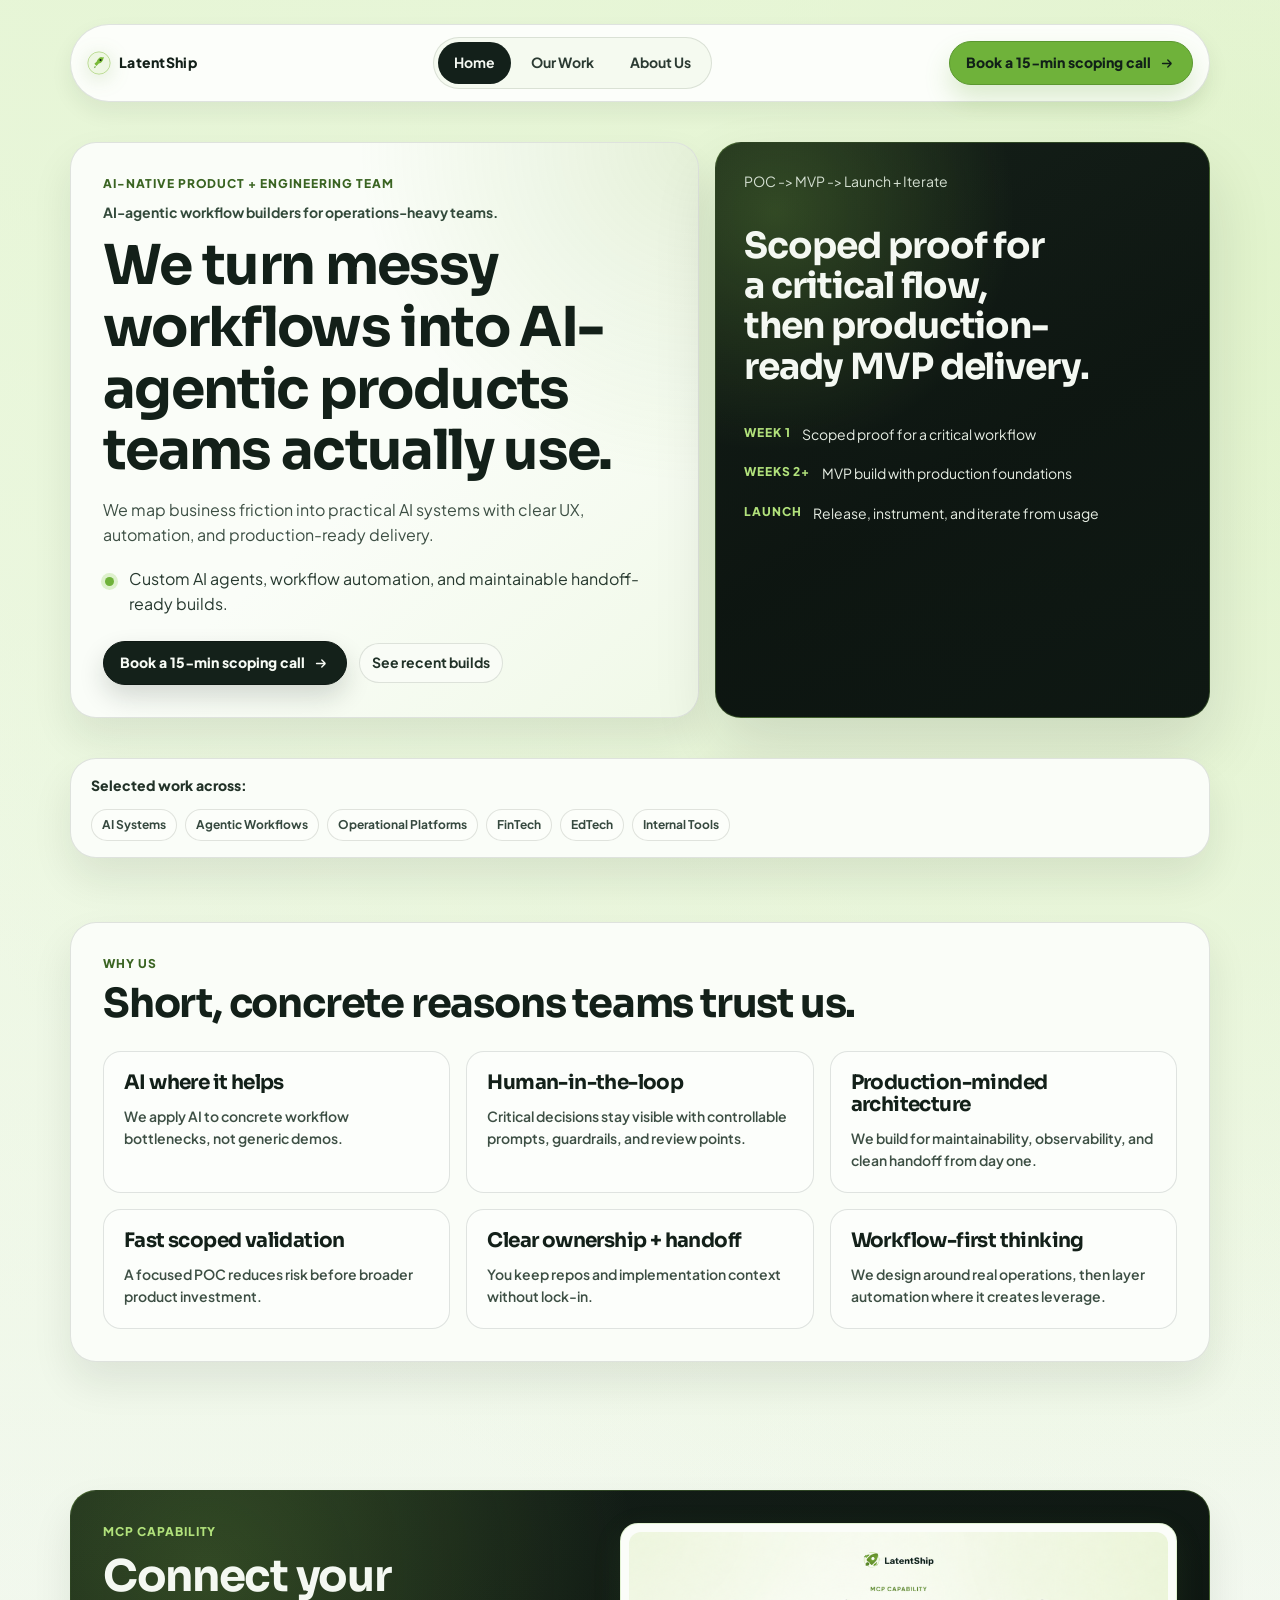
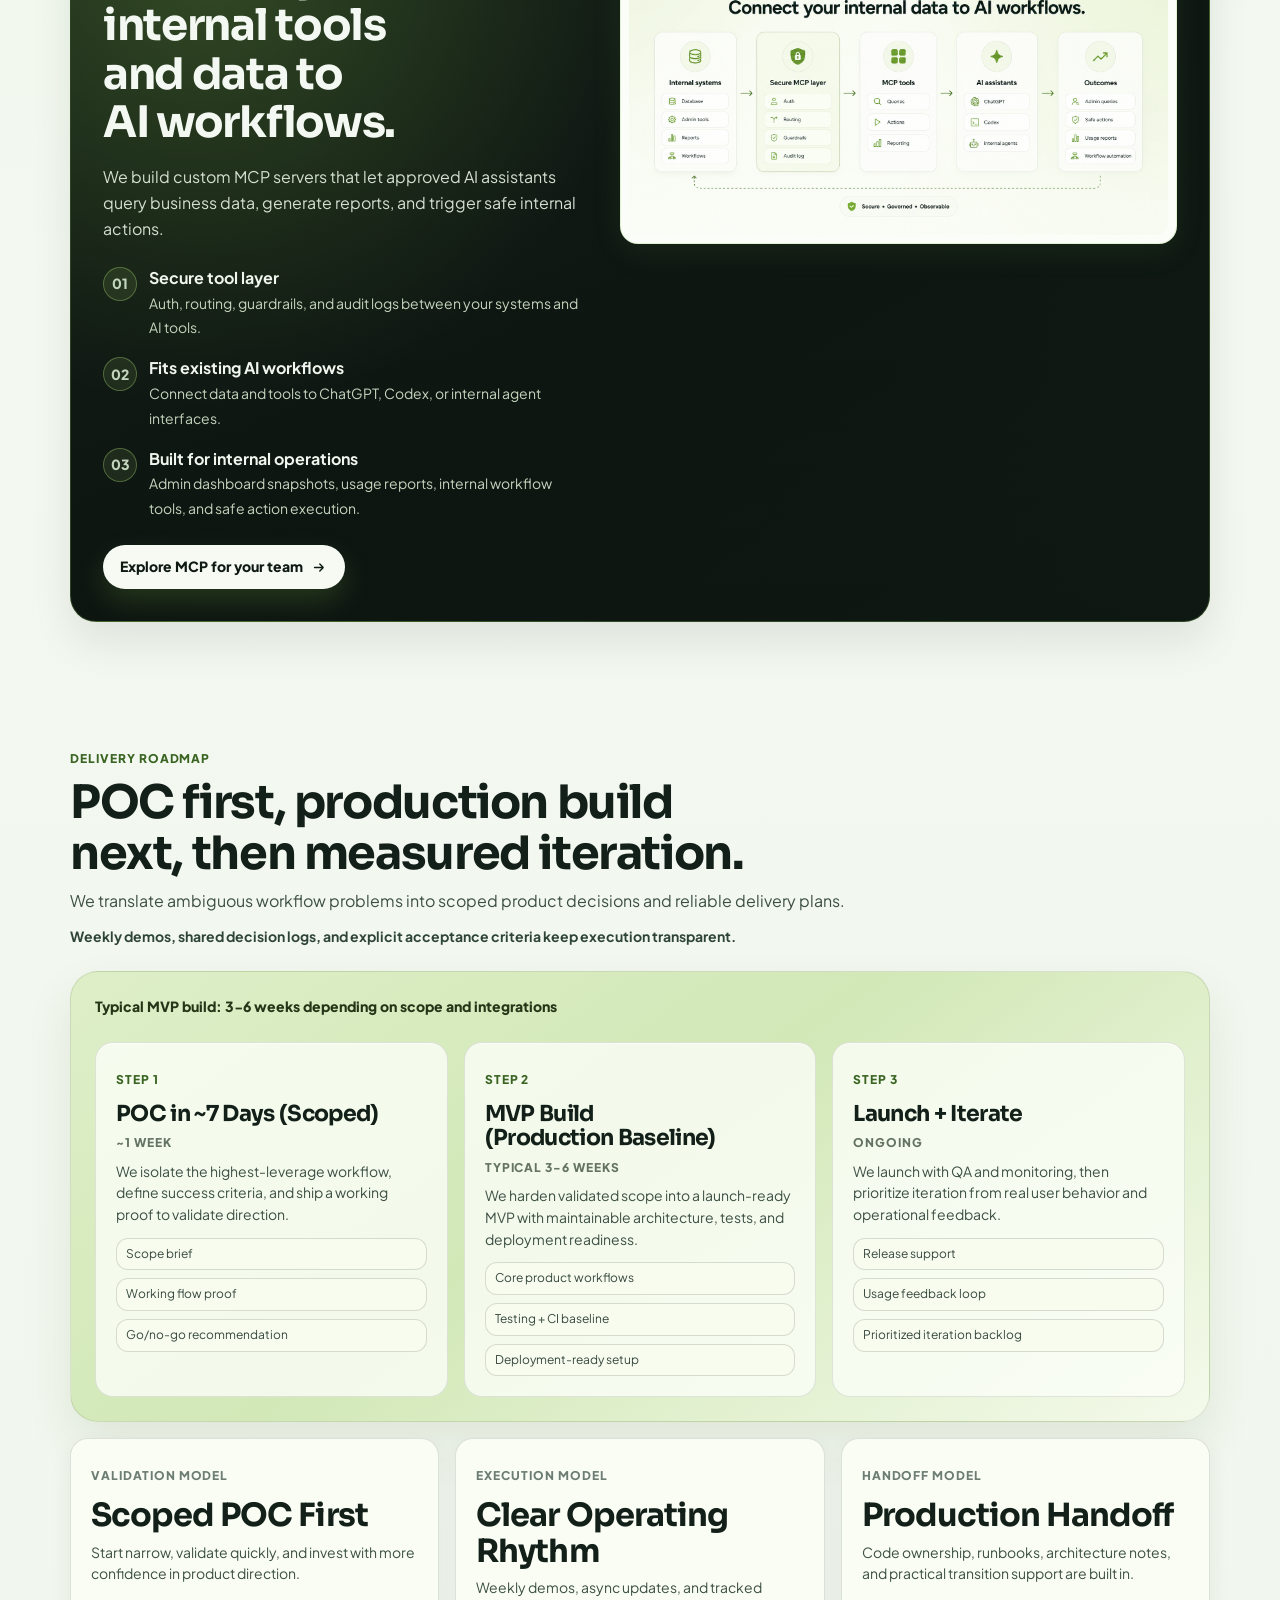
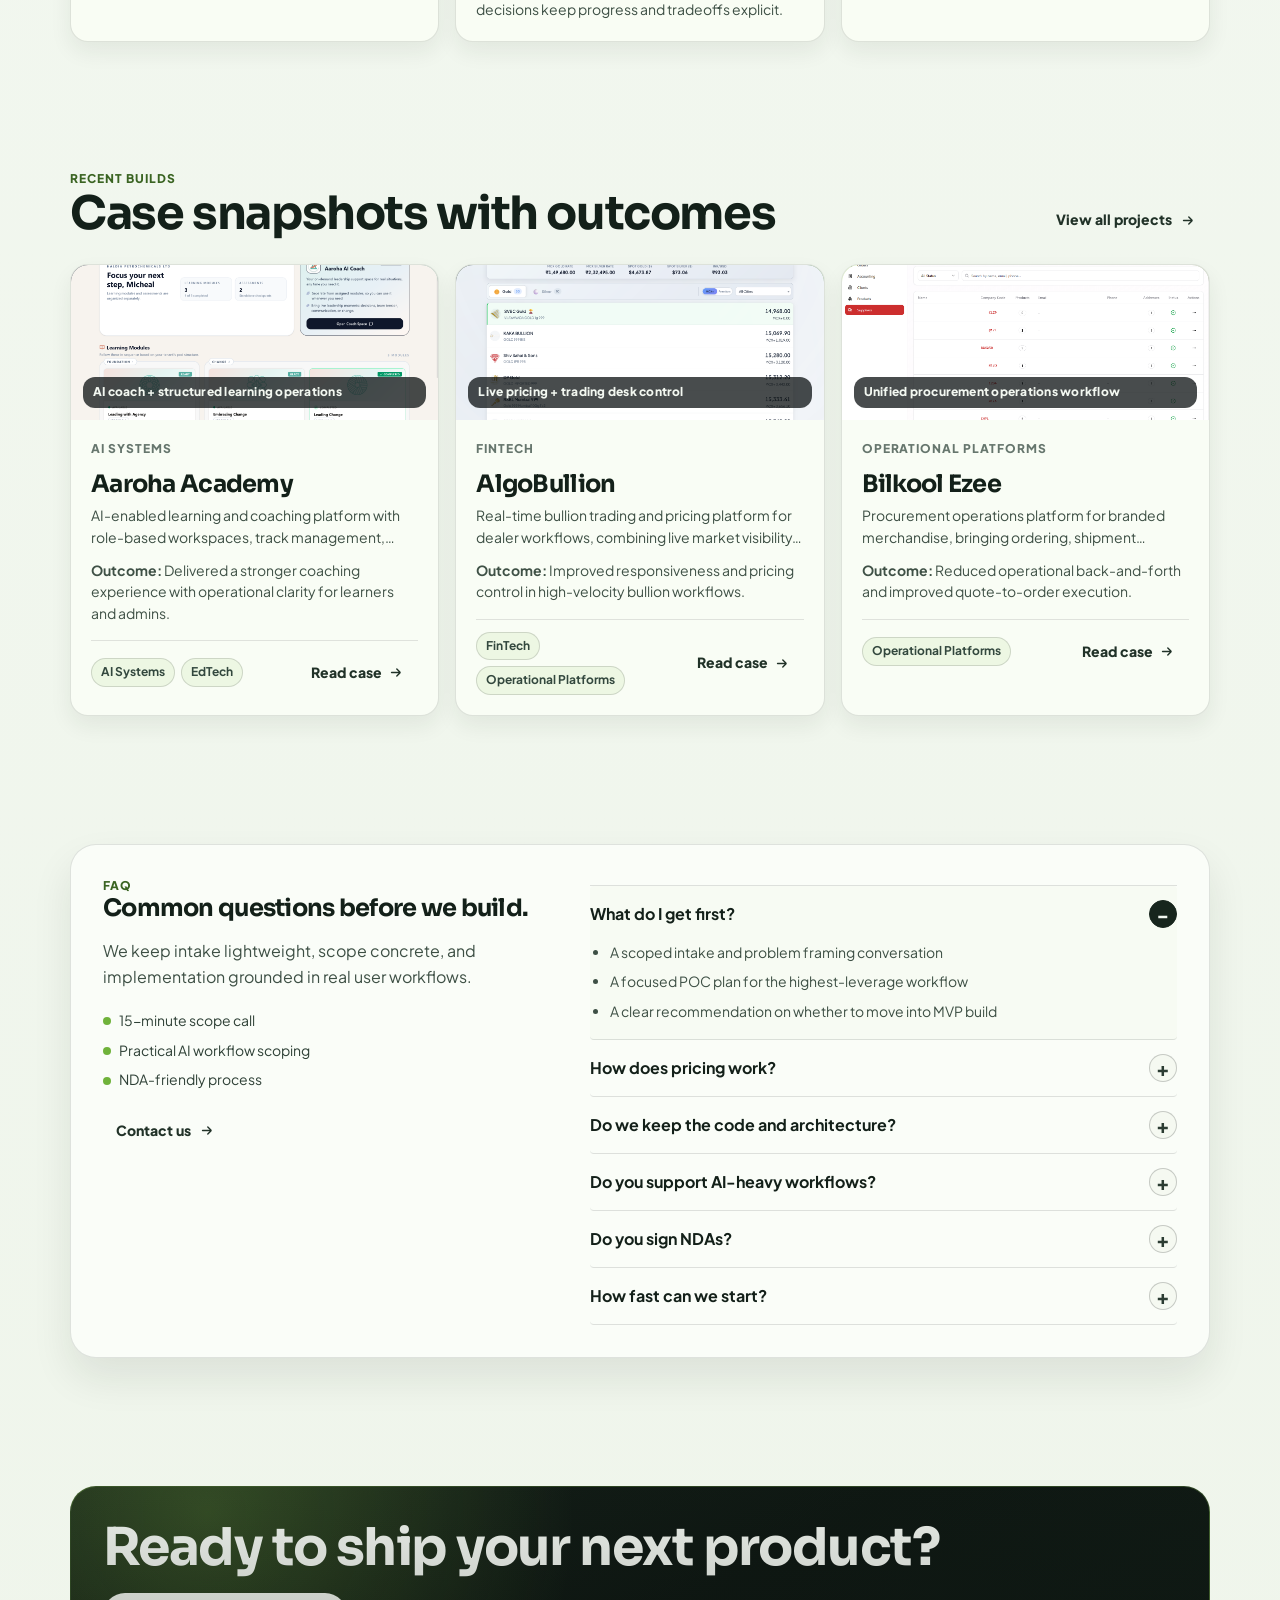
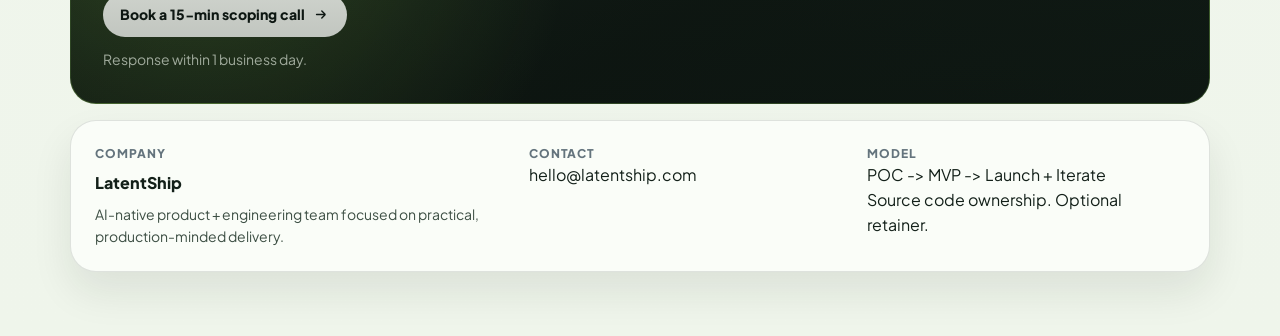
<file: index.html>
<!doctype html>
<html lang="en">
  <head>
    <meta charset="UTF-8" />
    <link rel="icon" type="image/svg+xml" href="./assets/favicon.svg" />
    <meta name="viewport" content="width=device-width, initial-scale=1.0" />
    <meta
      name="description"
      content="AI-native product and engineering team building agentic workflows, operational platforms, and practical launch-ready systems."
    />
    <title>LatentShip | Home</title>
    <link rel="preconnect" href="https://fonts.googleapis.com" />
    <link rel="preconnect" href="https://fonts.gstatic.com" crossorigin />
    <link
      href="https://fonts.googleapis.com/css2?family=Plus+Jakarta+Sans:wght@400;500;600;700;800&family=Sora:wght@500;600;700&display=swap"
      rel="stylesheet"
    />
    <link rel="stylesheet" href="./css/styles.css" />
  </head>
  <body data-page="home">
    <header class="site-header" id="top">
      <div class="container nav-shell">
        <a href="./" class="brand">
          <svg class="brand-mark" viewBox="0 0 28 28" aria-hidden="true" focusable="false">
            <circle cx="14" cy="14" r="13" fill="#eef7e2" stroke="#b6d98a" />
            <path d="M16.7 6.9c-2.6.6-4.7 2.7-5.3 5.3l-2.8 2.8 2.4 2.4 2.8-2.8c2.6-.6 4.7-2.7 5.3-5.3l.5-2.2-2.2.5Z" fill="#79ba37" />
            <circle cx="15.8" cy="10.4" r="1.2" fill="#0f1518" />
            <path d="M9.2 17.4 8 20l2.6-1.2z" fill="#5f9b2f" />
          </svg>
          <span class="brand-text">LatentShip</span>
        </a>
        <nav class="nav-links" aria-label="Primary">
          <a href="./" class="active">Home</a>
          <a href="./work/">Our Work</a>
          <a href="./about/">About Us</a>
        </nav>
        <a href="./get-started/" class="nav-cta" data-track="cta_primary">Book a 15-min scoping call</a>
      </div>
    </header>

    <main>
      <section class="hero section">
        <div class="container hero-grid">
          <div class="hero-copy panel" data-reveal>
            <p class="eyebrow" id="hero-eyebrow"></p>
            <p class="hero-qualifier" id="hero-qualifier"></p>
            <h1 id="hero-title"></h1>
            <p class="subtitle" id="hero-subtitle"></p>
            <ul id="hero-bullets" class="hero-bullets"></ul>
            <div class="hero-actions">
              <a href="./get-started/" class="primary-cta" data-track="cta_primary">Book a 15-min scoping call</a>
              <a href="./work/" class="secondary-cta" data-track="cta_secondary">See recent builds</a>
            </div>
          </div>

          <aside class="hero-card panel panel-dark" data-reveal>
            <p class="meta" id="hero-card-meta"></p>
            <h2 id="hero-card-title"></h2>
            <ul id="hero-timeline" class="hero-timeline"></ul>
            <div class="bars" aria-hidden="true">
              <span class="bar b1"></span>
              <span class="bar b2"></span>
              <span class="bar b3"></span>
            </div>
          </aside>
        </div>
      </section>

      <section class="section section-tight">
        <div class="container proof-strip panel" data-reveal>
          <p id="proof-title"></p>
          <div id="proof-badges" class="proof-badges"></div>
        </div>
      </section>

      <section class="section" id="why-us">
        <div class="container panel why-panel" data-reveal>
          <div class="section-head">
            <p class="eyebrow">Why us</p>
            <h2>Short, concrete reasons teams trust us.</h2>
          </div>
          <ul id="why-us-list" class="why-list"></ul>
        </div>
      </section>

      <section class="section" id="mcp-capability">
        <div class="container panel panel-dark mcp-panel" data-reveal>
          <div class="mcp-content">
            <div class="mcp-copy">
              <p class="eyebrow mcp-eyebrow">MCP Capability</p>
              <h2>Connect your internal tools and data to AI workflows.</h2>
              <p class="lead mcp-lead">
                We build custom MCP servers that let approved AI assistants query business data,
                generate reports, and trigger safe internal actions.
              </p>
              <ul class="mcp-features">
                <li>
                  <span class="mcp-feature-icon" aria-hidden="true">01</span>
                  <div>
                    <strong>Secure tool layer</strong>
                    <span>Auth, routing, guardrails, and audit logs between your systems and AI tools.</span>
                  </div>
                </li>
                <li>
                  <span class="mcp-feature-icon" aria-hidden="true">02</span>
                  <div>
                    <strong>Fits existing AI workflows</strong>
                    <span>Connect data and tools to ChatGPT, Codex, or internal agent interfaces.</span>
                  </div>
                </li>
                <li>
                  <span class="mcp-feature-icon" aria-hidden="true">03</span>
                  <div>
                    <strong>Built for internal operations</strong>
                    <span>Admin dashboard snapshots, usage reports, internal workflow tools, and safe action execution.</span>
                  </div>
                </li>
              </ul>
              <div class="mcp-actions">
                <a href="./get-started/" class="primary-cta mcp-cta" data-track="cta_mcp">Explore MCP for your team</a>
              </div>
            </div>
            <div class="mcp-diagram-wrap">
              <img src="./assets/LatentShip_MCP_Image.png" alt="MCP Architecture: Internal systems to Secure MCP layer to MCP tools to AI assistants to business outcomes" loading="lazy" class="mcp-diagram-img" />
            </div>
          </div>
        </div>
      </section>

      <section class="section" id="roadmap">
        <div class="container" data-reveal>
          <div class="section-head">
            <p class="eyebrow">Delivery roadmap</p>
            <h2 id="roadmap-title"></h2>
            <p class="lead" id="roadmap-subtitle"></p>
            <p class="collab-note" id="roadmap-collaboration"></p>
          </div>
          <div class="roadmap-stage">
            <div class="stage-top">
              <span class="slot-note" id="roadmap-stage-note"></span>
            </div>
            <div id="roadmap-steps" class="roadmap-grid timeline-grid"></div>
          </div>
          <div id="trust-cards" class="trust-grid"></div>
        </div>
      </section>

      <section class="section">
        <div class="container" data-reveal>
          <div class="section-head inline-head">
            <div>
              <p class="eyebrow">Recent builds</p>
              <h2>Case snapshots with outcomes</h2>
            </div>
            <a class="text-link-cta" href="./work/" data-track="cta_secondary">View all projects</a>
          </div>
          <div id="featured-project-grid" class="project-grid" data-project-link-prefix="./work/"></div>
        </div>
      </section>

      <section class="section" id="faq">
        <div class="container panel faq-shell" data-reveal>
          <div class="faq-left">
            <p class="eyebrow">FAQ</p>
            <h2>Common questions before we build.</h2>
            <p class="lead">
              We keep intake lightweight, scope concrete, and implementation grounded in real user workflows.
            </p>
            <ul class="call-list">
              <li>15-minute scope call</li>
              <li>Practical AI workflow scoping</li>
              <li>NDA-friendly process</li>
            </ul>
            <a href="./get-started/" class="text-link-cta" data-track="cta_secondary">Contact us</a>
          </div>
          <div id="faq-list" class="faq-list faq-right"></div>
        </div>
      </section>
    </main>

    <footer class="section" id="contact">
      <div class="container">
        <div class="footer-cta panel-dark" data-reveal>
          <h2>Ready to ship your next product?</h2>
          <a href="./get-started/" class="footer-cta-link" data-track="cta_primary">Book a 15-min scoping call</a>
          <p class="footer-subline">Response within 1 business day.</p>
        </div>
        <div class="footer-grid panel" data-reveal>
          <div>
            <p class="footer-label">Company</p>
            <p class="footer-brand">LatentShip</p>
            <p class="footer-copy">
              AI-native product + engineering team focused on practical, production-minded delivery.
            </p>
          </div>
          <div>
            <p class="footer-label">Contact</p>
            <p>hello@latentship.com</p>
          </div>
          <div>
            <p class="footer-label">Model</p>
            <p>POC -> MVP -> Launch + Iterate</p>
            <p>Source code ownership. Optional retainer.</p>
          </div>
        </div>
      </div>
    </footer>

    <script src="./js/content.js" defer></script>
    <script src="./js/main.js" defer></script>
  </body>
</html>
</file>
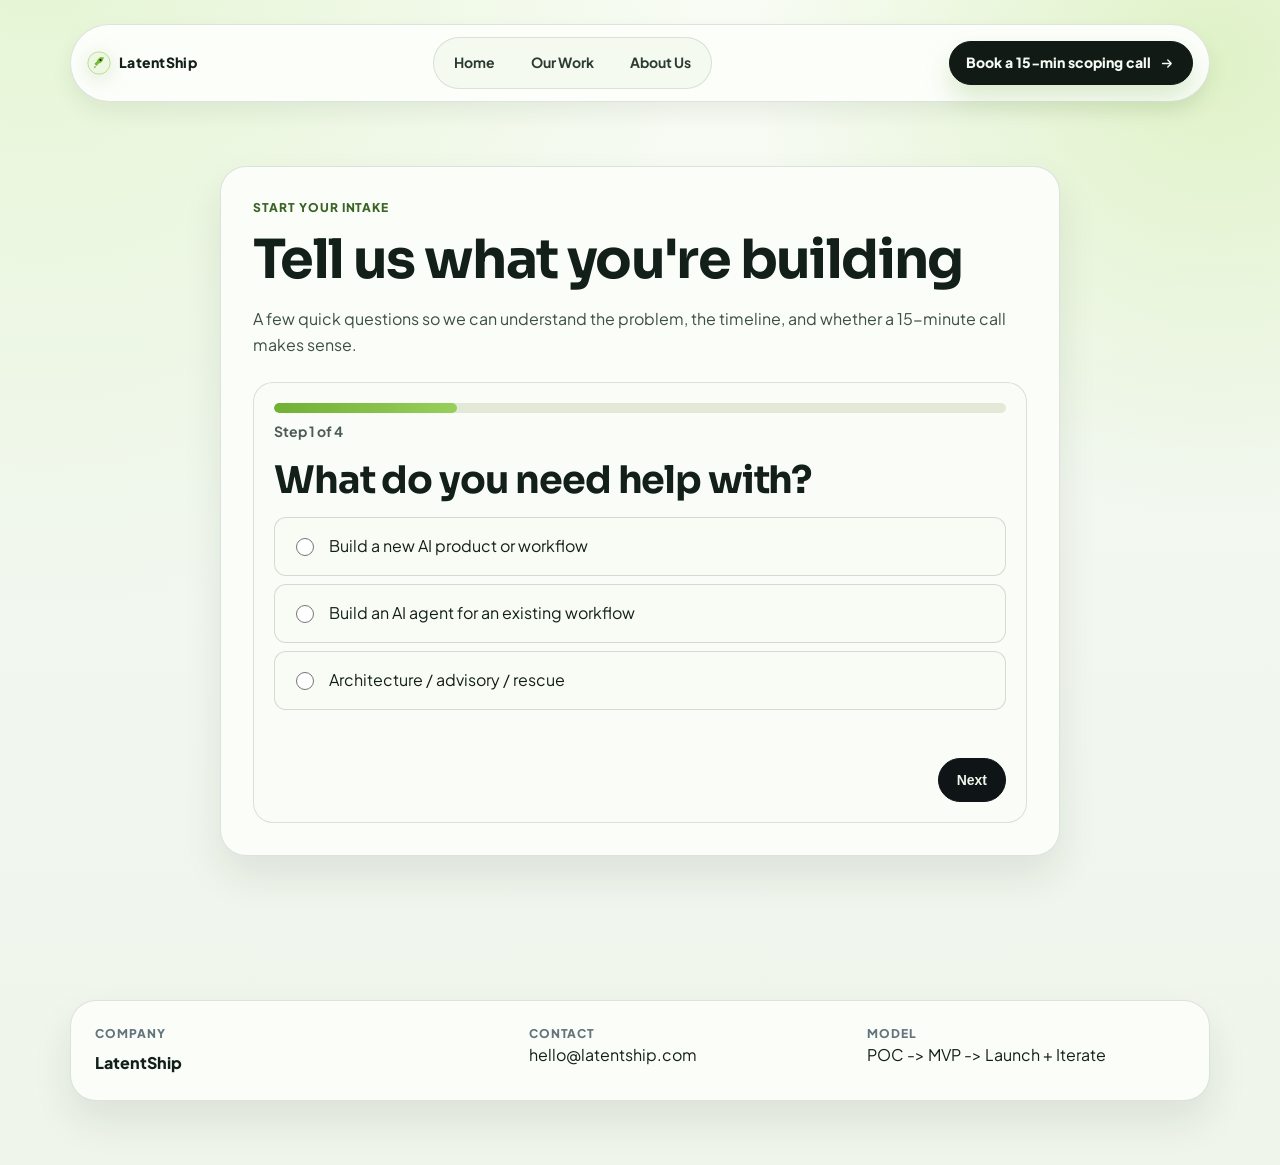
<file: get-started/index.html>
<!doctype html>
<html lang="en">
  <head>
    <meta charset="UTF-8" />
    <link rel="icon" type="image/svg+xml" href="../assets/favicon.svg" />
    <meta name="viewport" content="width=device-width, initial-scale=1.0" />
    <meta
      name="description"
      content="Start your LatentShip intake with a short multi-step form before a 15-minute scoping call."
    />
    <title>LatentShip | Get Started</title>
    <link rel="preconnect" href="https://fonts.googleapis.com" />
    <link rel="preconnect" href="https://fonts.gstatic.com" crossorigin />
    <link
      href="https://fonts.googleapis.com/css2?family=Plus+Jakarta+Sans:wght@400;500;600;700;800&family=Sora:wght@500;600;700&display=swap"
      rel="stylesheet"
    />
    <link rel="stylesheet" href="../css/styles.css" />
  </head>
  <body data-page="get-started">
    <header class="site-header">
      <div class="container nav-shell">
        <a href="../" class="brand">
          <svg class="brand-mark" viewBox="0 0 28 28" aria-hidden="true" focusable="false">
            <circle cx="14" cy="14" r="13" fill="#eef7e2" stroke="#b6d98a" />
            <path d="M16.7 6.9c-2.6.6-4.7 2.7-5.3 5.3l-2.8 2.8 2.4 2.4 2.8-2.8c2.6-.6 4.7-2.7 5.3-5.3l.5-2.2-2.2.5Z" fill="#79ba37" />
            <circle cx="15.8" cy="10.4" r="1.2" fill="#0f1518" />
            <path d="M9.2 17.4 8 20l2.6-1.2z" fill="#5f9b2f" />
          </svg>
          <span class="brand-text">LatentShip</span>
        </a>
        <nav class="nav-links" aria-label="Primary">
          <a href="../">Home</a>
          <a href="../work/">Our Work</a>
          <a href="../about/">About Us</a>
        </nav>
        <a href="../get-started/" class="nav-cta active">Book a 15-min scoping call</a>
      </div>
    </header>

    <main>
      <section class="section">
        <div class="container panel page-shell intake-shell" data-reveal>
          <p class="eyebrow">Start your intake</p>
          <h1>Tell us what you're building</h1>
          <p class="lead">
            A few quick questions so we can understand the problem, the timeline, and whether a 15-minute call makes sense.
          </p>

          <div class="lead-flow-wrap">
            <div class="lead-progress" aria-hidden="true">
              <div class="lead-progress-track"><span id="lead-progress-bar" class="lead-progress-bar"></span></div>
              <p id="lead-progress-text" class="lead-progress-text">Step 1 of 4</p>
            </div>

            <form id="lead-flow" class="lead-form" novalidate>
              <label class="hp-field" aria-hidden="true">
                Leave this field empty
                <input type="text" id="lead-website" name="website" autocomplete="off" tabindex="-1" />
              </label>

              <section class="lead-step" data-step="1">
                <h2>What do you need help with?</h2>
                <div class="choice-grid">
                  <label class="choice-card">
                    <input type="radio" name="needType" value="Build a new AI product or workflow" />
                    <span>Build a new AI product or workflow</span>
                  </label>
                  <label class="choice-card">
                    <input type="radio" name="needType" value="Build an agent for an existing workflow" />
                    <span>Build an AI agent for an existing workflow</span>
                  </label>
                  <label class="choice-card">
                    <input type="radio" name="needType" value="Architecture / advisory / rescue" />
                    <span>Architecture / advisory / rescue</span>
                  </label>
                </div>
              </section>

              <section class="lead-step" data-step="2" hidden>
                <h2 id="lead-brief-question">What are you trying to build?</h2>
                <label id="lead-brief-label" for="lead-brief" class="input-label">Share a short brief</label>
                <textarea
                  id="lead-brief"
                  name="projectBrief"
                  rows="5"
                  placeholder="Example: We need an internal AI assistant that helps our ops team triage incoming requests and route approvals faster."
                ></textarea>
              </section>

              <section class="lead-step" data-step="3" hidden>
                <h2>What timeline are you aiming for?</h2>
                <div class="choice-grid">
                  <label class="choice-card"><input type="radio" name="timeline" value="ASAP" /><span>ASAP</span></label>
                  <label class="choice-card"><input type="radio" name="timeline" value="Within 2-4 weeks" /><span>Within 2-4 weeks</span></label>
                  <label class="choice-card"><input type="radio" name="timeline" value="Within 1-2 months" /><span>Within 1-2 months</span></label>
                  <label class="choice-card"><input type="radio" name="timeline" value="Just exploring" /><span>Just exploring</span></label>
                </div>
              </section>

              <section class="lead-step" data-step="4" hidden>
                <h2>Where should we send the next steps?</h2>
                <div class="lead-field-grid">
                  <label class="input-label" for="lead-first-name">First name</label>
                  <input id="lead-first-name" name="firstName" type="text" autocomplete="given-name" />
                  <label class="input-label" for="lead-email">Email</label>
                  <input id="lead-email" name="email" type="email" autocomplete="email" />
                  <label class="input-label" for="lead-company">Company</label>
                  <input id="lead-company" name="company" type="text" autocomplete="organization" />
                </div>
              </section>

              <p id="lead-error" class="form-error" role="alert"></p>
              <div id="lead-turnstile" class="turnstile-slot" aria-hidden="true"></div>
              <div class="lead-actions">
                <button id="lead-back" class="ghost-btn" type="button">Back</button>
                <button id="lead-next" class="primary-btn" type="button">Next</button>
                <button id="lead-submit" class="primary-btn" type="submit" hidden>Submit intake</button>
              </div>
            </form>

            <article id="lead-success" class="lead-success" hidden>
              <h2>Thanks, we got your intake.</h2>
              <p>We will review your details and follow up within one business day with next steps for a focused scoping call.</p>
              <a href="../work/" class="secondary-cta">View selected work</a>
            </article>
          </div>
        </div>
      </section>
    </main>

    <footer class="section">
      <div class="container footer-grid panel">
        <div>
          <p class="footer-label">Company</p>
          <p class="footer-brand">LatentShip</p>
        </div>
        <div>
          <p class="footer-label">Contact</p>
          <p>hello@latentship.com</p>
        </div>
        <div>
          <p class="footer-label">Model</p>
          <p>POC -> MVP -> Launch + Iterate</p>
        </div>
      </div>
    </footer>

    <script src="../js/content.js" defer></script>
    <script src="https://challenges.cloudflare.com/turnstile/v0/api.js?render=explicit" defer></script>
    <script src="../js/main.js" defer></script>
    <script src="../js/get-started.js" defer></script>
  </body>
</html>
</file>
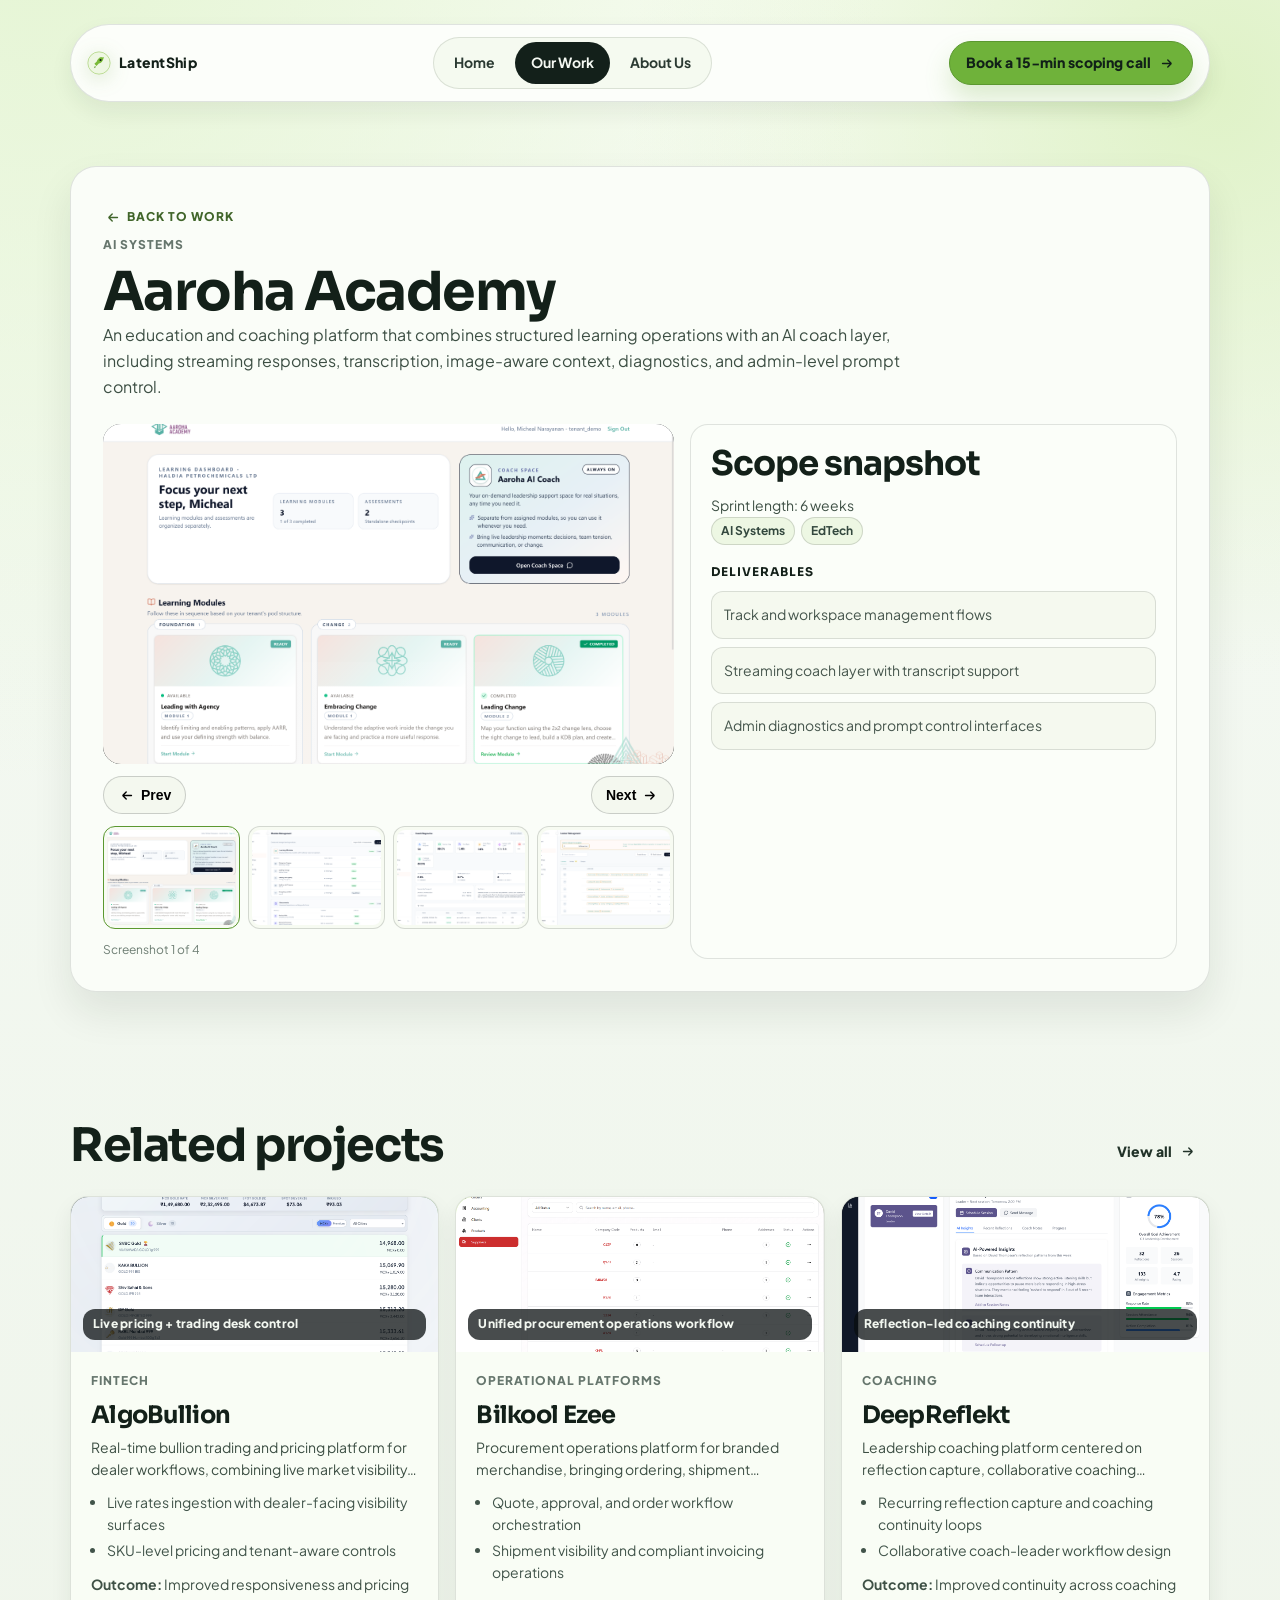
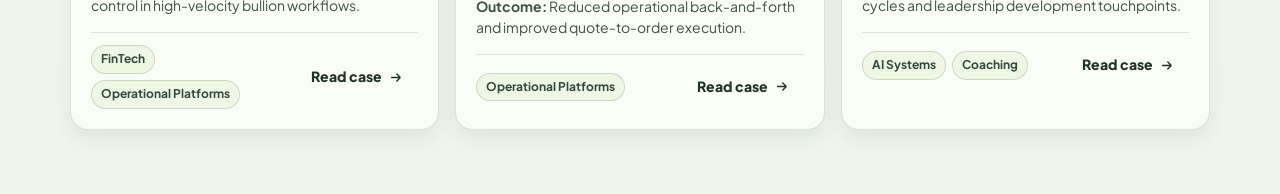
<file: work/aaroha-academy/index.html>
<!doctype html>
<html lang="en">
  <head>
    <meta charset="UTF-8" />
    <link rel="icon" type="image/svg+xml" href="../../assets/favicon.svg" />
    <meta name="viewport" content="width=device-width, initial-scale=1.0" />
    <meta name="description" content="Aaroha Academy case snapshot by LatentShip." />
    <title>LatentShip | Aaroha Academy</title>
    <link rel="preconnect" href="https://fonts.googleapis.com" />
    <link rel="preconnect" href="https://fonts.gstatic.com" crossorigin />
    <link
      href="https://fonts.googleapis.com/css2?family=Plus+Jakarta+Sans:wght@400;500;600;700;800&family=Sora:wght@500;600;700&display=swap"
      rel="stylesheet"
    />
    <link rel="stylesheet" href="../../css/styles.css" />
  </head>
  <body data-page="project" data-project-slug="aaroha-academy">
    <header class="site-header">
      <div class="container nav-shell">
        <a href="../../" class="brand">
          <svg class="brand-mark" viewBox="0 0 28 28" aria-hidden="true" focusable="false">
            <circle cx="14" cy="14" r="13" fill="#eef7e2" stroke="#b6d98a" />
            <path d="M16.7 6.9c-2.6.6-4.7 2.7-5.3 5.3l-2.8 2.8 2.4 2.4 2.8-2.8c2.6-.6 4.7-2.7 5.3-5.3l.5-2.2-2.2.5Z" fill="#79ba37" />
            <circle cx="15.8" cy="10.4" r="1.2" fill="#0f1518" />
            <path d="M9.2 17.4 8 20l2.6-1.2z" fill="#5f9b2f" />
          </svg>
          <span class="brand-text">LatentShip</span>
        </a>
        <nav class="nav-links" aria-label="Primary">
          <a href="../../">Home</a>
          <a href="../../work/" class="active">Our Work</a>
          <a href="../../about/">About Us</a>
        </nav>
        <a href="../../get-started/" class="nav-cta">Book a 15-min scoping call</a>
      </div>
    </header>

    <main>
      <section class="section">
        <div class="container panel project-shell" data-reveal>
          <a class="back-link" href="../">Back to work</a>
          <p class="project-meta" id="project-industry"></p>
          <h1 id="project-title"></h1>
          <p class="lead" id="project-summary"></p>

          <div class="project-detail-grid">
            <div class="project-gallery-shell">
              <div id="project-preview" class="project-preview large" aria-live="polite"></div>
              <div id="project-gallery-controls" class="project-gallery-controls" hidden>
                <button id="gallery-prev" class="gallery-nav-btn" type="button" aria-label="Previous screenshot">Prev</button>
                <button id="gallery-next" class="gallery-nav-btn" type="button" aria-label="Next screenshot">Next</button>
              </div>
              <div id="project-gallery-thumbs" class="project-gallery-thumbs" aria-label="Screenshot thumbnails"></div>
              <p id="project-gallery-status" class="gallery-status">No screenshots added yet.</p>
            </div>
            <article class="project-side-card">
              <h2>Scope snapshot</h2>
              <p class="duration-line">Sprint length: <span id="project-duration"></span></p>
              <div id="project-tags" class="chips"></div>
              <h3>Deliverables</h3>
              <ul id="project-deliverables"></ul>
            </article>
          </div>
        </div>
      </section>

      <section class="section">
        <div class="container" data-reveal>
          <div class="section-head inline-head">
            <h2>Related projects</h2>
            <a class="text-link-cta" href="../">View all</a>
          </div>
          <div id="related-project-grid" class="project-grid" data-project-link-prefix="../"></div>
        </div>
      </section>
    </main>

    <script src="../../js/content.js" defer></script>
    <script src="../../js/main.js" defer></script>
  </body>
</html>
</file>
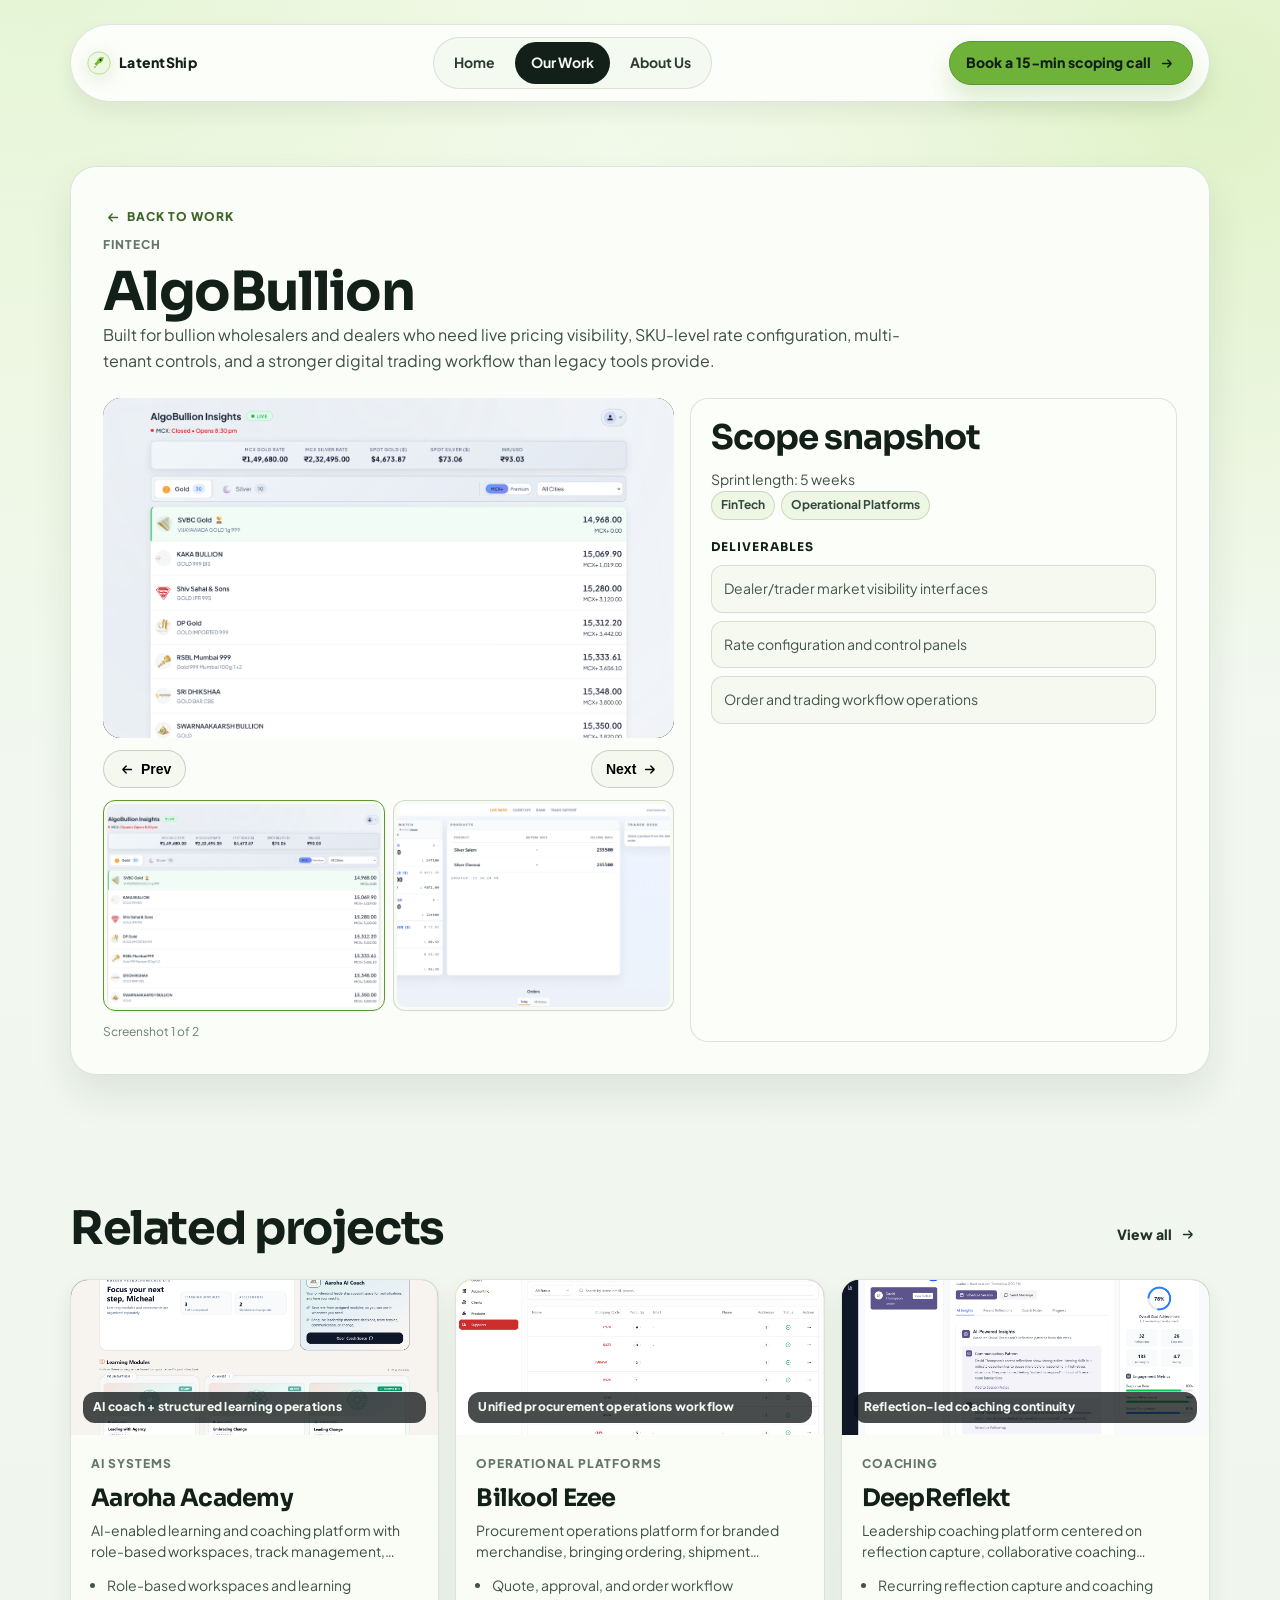
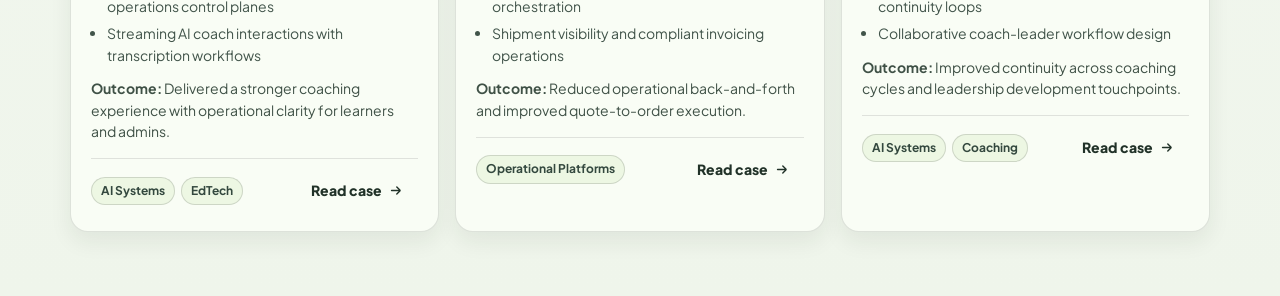
<file: work/algobullion/index.html>
<!doctype html>
<html lang="en">
  <head>
    <meta charset="UTF-8" />
    <link rel="icon" type="image/svg+xml" href="../../assets/favicon.svg" />
    <meta name="viewport" content="width=device-width, initial-scale=1.0" />
    <meta name="description" content="AlgoBullion case snapshot by LatentShip." />
    <title>LatentShip | AlgoBullion</title>
    <link rel="preconnect" href="https://fonts.googleapis.com" />
    <link rel="preconnect" href="https://fonts.gstatic.com" crossorigin />
    <link
      href="https://fonts.googleapis.com/css2?family=Plus+Jakarta+Sans:wght@400;500;600;700;800&family=Sora:wght@500;600;700&display=swap"
      rel="stylesheet"
    />
    <link rel="stylesheet" href="../../css/styles.css" />
  </head>
  <body data-page="project" data-project-slug="algobullion">
    <header class="site-header">
      <div class="container nav-shell">
        <a href="../../" class="brand">
          <svg class="brand-mark" viewBox="0 0 28 28" aria-hidden="true" focusable="false">
            <circle cx="14" cy="14" r="13" fill="#eef7e2" stroke="#b6d98a" />
            <path d="M16.7 6.9c-2.6.6-4.7 2.7-5.3 5.3l-2.8 2.8 2.4 2.4 2.8-2.8c2.6-.6 4.7-2.7 5.3-5.3l.5-2.2-2.2.5Z" fill="#79ba37" />
            <circle cx="15.8" cy="10.4" r="1.2" fill="#0f1518" />
            <path d="M9.2 17.4 8 20l2.6-1.2z" fill="#5f9b2f" />
          </svg>
          <span class="brand-text">LatentShip</span>
        </a>
        <nav class="nav-links" aria-label="Primary">
          <a href="../../">Home</a>
          <a href="../../work/" class="active">Our Work</a>
          <a href="../../about/">About Us</a>
        </nav>
        <a href="../../get-started/" class="nav-cta">Book a 15-min scoping call</a>
      </div>
    </header>

    <main>
      <section class="section">
        <div class="container panel project-shell" data-reveal>
          <a class="back-link" href="../">Back to work</a>
          <p class="project-meta" id="project-industry"></p>
          <h1 id="project-title"></h1>
          <p class="lead" id="project-summary"></p>

          <div class="project-detail-grid">
            <div class="project-gallery-shell">
              <div id="project-preview" class="project-preview large" aria-live="polite"></div>
              <div id="project-gallery-controls" class="project-gallery-controls" hidden>
                <button id="gallery-prev" class="gallery-nav-btn" type="button" aria-label="Previous screenshot">Prev</button>
                <button id="gallery-next" class="gallery-nav-btn" type="button" aria-label="Next screenshot">Next</button>
              </div>
              <div id="project-gallery-thumbs" class="project-gallery-thumbs" aria-label="Screenshot thumbnails"></div>
              <p id="project-gallery-status" class="gallery-status">No screenshots added yet.</p>
            </div>
            <article class="project-side-card">
              <h2>Scope snapshot</h2>
              <p class="duration-line">Sprint length: <span id="project-duration"></span></p>
              <div id="project-tags" class="chips"></div>
              <h3>Deliverables</h3>
              <ul id="project-deliverables"></ul>
            </article>
          </div>
        </div>
      </section>

      <section class="section">
        <div class="container" data-reveal>
          <div class="section-head inline-head">
            <h2>Related projects</h2>
            <a class="text-link-cta" href="../">View all</a>
          </div>
          <div id="related-project-grid" class="project-grid" data-project-link-prefix="../"></div>
        </div>
      </section>
    </main>

    <script src="../../js/content.js" defer></script>
    <script src="../../js/main.js" defer></script>
  </body>
</html>
</file>
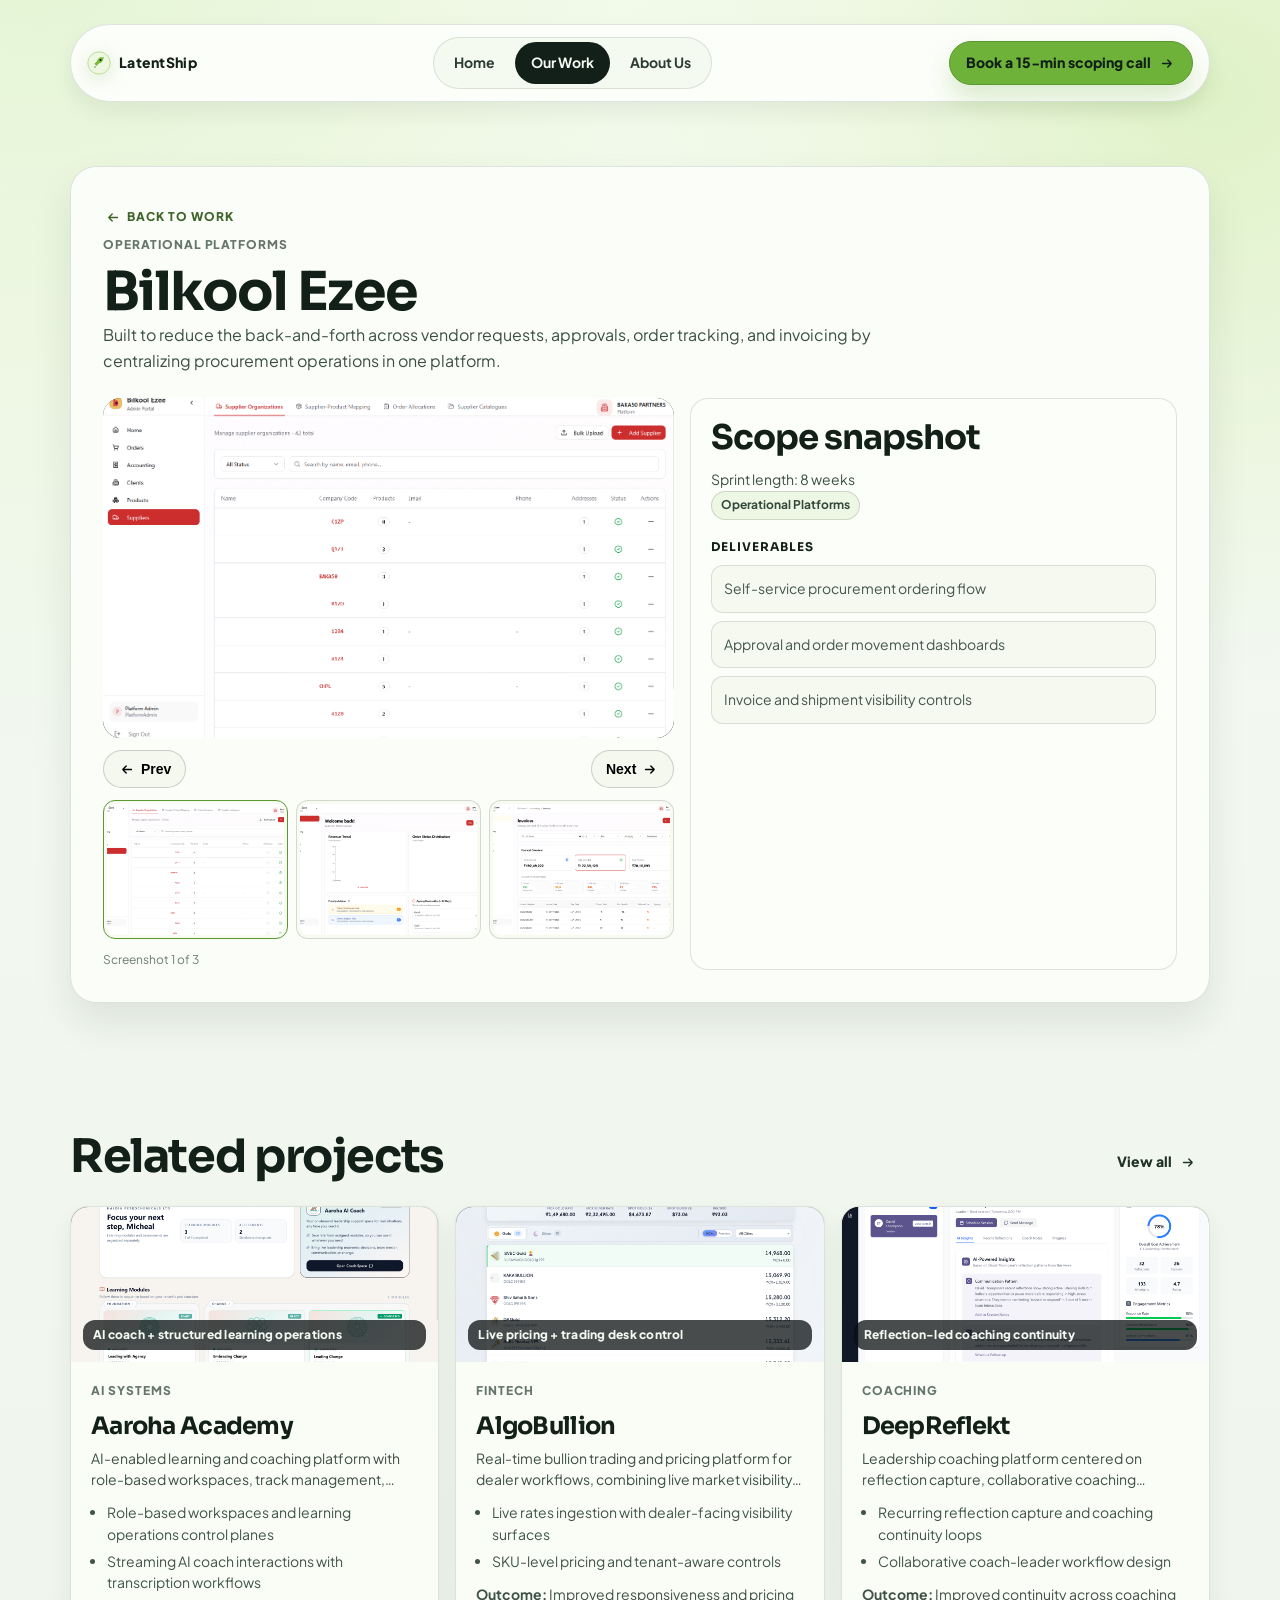
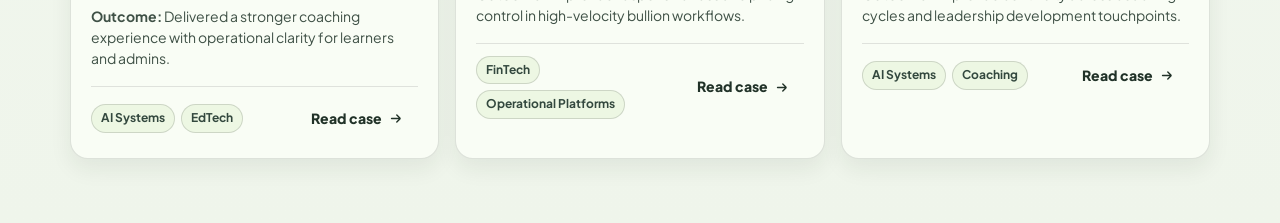
<file: work/bilkool-ezee/index.html>
<!doctype html>
<html lang="en">
  <head>
    <meta charset="UTF-8" />
    <link rel="icon" type="image/svg+xml" href="../../assets/favicon.svg" />
    <meta name="viewport" content="width=device-width, initial-scale=1.0" />
    <meta name="description" content="Bilkool Ezee case snapshot by LatentShip." />
    <title>LatentShip | Bilkool Ezee</title>
    <link rel="preconnect" href="https://fonts.googleapis.com" />
    <link rel="preconnect" href="https://fonts.gstatic.com" crossorigin />
    <link
      href="https://fonts.googleapis.com/css2?family=Plus+Jakarta+Sans:wght@400;500;600;700;800&family=Sora:wght@500;600;700&display=swap"
      rel="stylesheet"
    />
    <link rel="stylesheet" href="../../css/styles.css" />
  </head>
  <body data-page="project" data-project-slug="bilkool-ezee">
    <header class="site-header">
      <div class="container nav-shell">
        <a href="../../" class="brand">
          <svg class="brand-mark" viewBox="0 0 28 28" aria-hidden="true" focusable="false">
            <circle cx="14" cy="14" r="13" fill="#eef7e2" stroke="#b6d98a" />
            <path d="M16.7 6.9c-2.6.6-4.7 2.7-5.3 5.3l-2.8 2.8 2.4 2.4 2.8-2.8c2.6-.6 4.7-2.7 5.3-5.3l.5-2.2-2.2.5Z" fill="#79ba37" />
            <circle cx="15.8" cy="10.4" r="1.2" fill="#0f1518" />
            <path d="M9.2 17.4 8 20l2.6-1.2z" fill="#5f9b2f" />
          </svg>
          <span class="brand-text">LatentShip</span>
        </a>
        <nav class="nav-links" aria-label="Primary">
          <a href="../../">Home</a>
          <a href="../../work/" class="active">Our Work</a>
          <a href="../../about/">About Us</a>
        </nav>
        <a href="../../get-started/" class="nav-cta">Book a 15-min scoping call</a>
      </div>
    </header>

    <main>
      <section class="section">
        <div class="container panel project-shell" data-reveal>
          <a class="back-link" href="../">Back to work</a>
          <p class="project-meta" id="project-industry"></p>
          <h1 id="project-title"></h1>
          <p class="lead" id="project-summary"></p>

          <div class="project-detail-grid">
            <div class="project-gallery-shell">
              <div id="project-preview" class="project-preview large" aria-live="polite"></div>
              <div id="project-gallery-controls" class="project-gallery-controls" hidden>
                <button id="gallery-prev" class="gallery-nav-btn" type="button" aria-label="Previous screenshot">Prev</button>
                <button id="gallery-next" class="gallery-nav-btn" type="button" aria-label="Next screenshot">Next</button>
              </div>
              <div id="project-gallery-thumbs" class="project-gallery-thumbs" aria-label="Screenshot thumbnails"></div>
              <p id="project-gallery-status" class="gallery-status">No screenshots added yet.</p>
            </div>
            <article class="project-side-card">
              <h2>Scope snapshot</h2>
              <p class="duration-line">Sprint length: <span id="project-duration"></span></p>
              <div id="project-tags" class="chips"></div>
              <h3>Deliverables</h3>
              <ul id="project-deliverables"></ul>
            </article>
          </div>
        </div>
      </section>

      <section class="section">
        <div class="container" data-reveal>
          <div class="section-head inline-head">
            <h2>Related projects</h2>
            <a class="text-link-cta" href="../">View all</a>
          </div>
          <div id="related-project-grid" class="project-grid" data-project-link-prefix="../"></div>
        </div>
      </section>
    </main>

    <script src="../../js/content.js" defer></script>
    <script src="../../js/main.js" defer></script>
  </body>
</html>
</file>
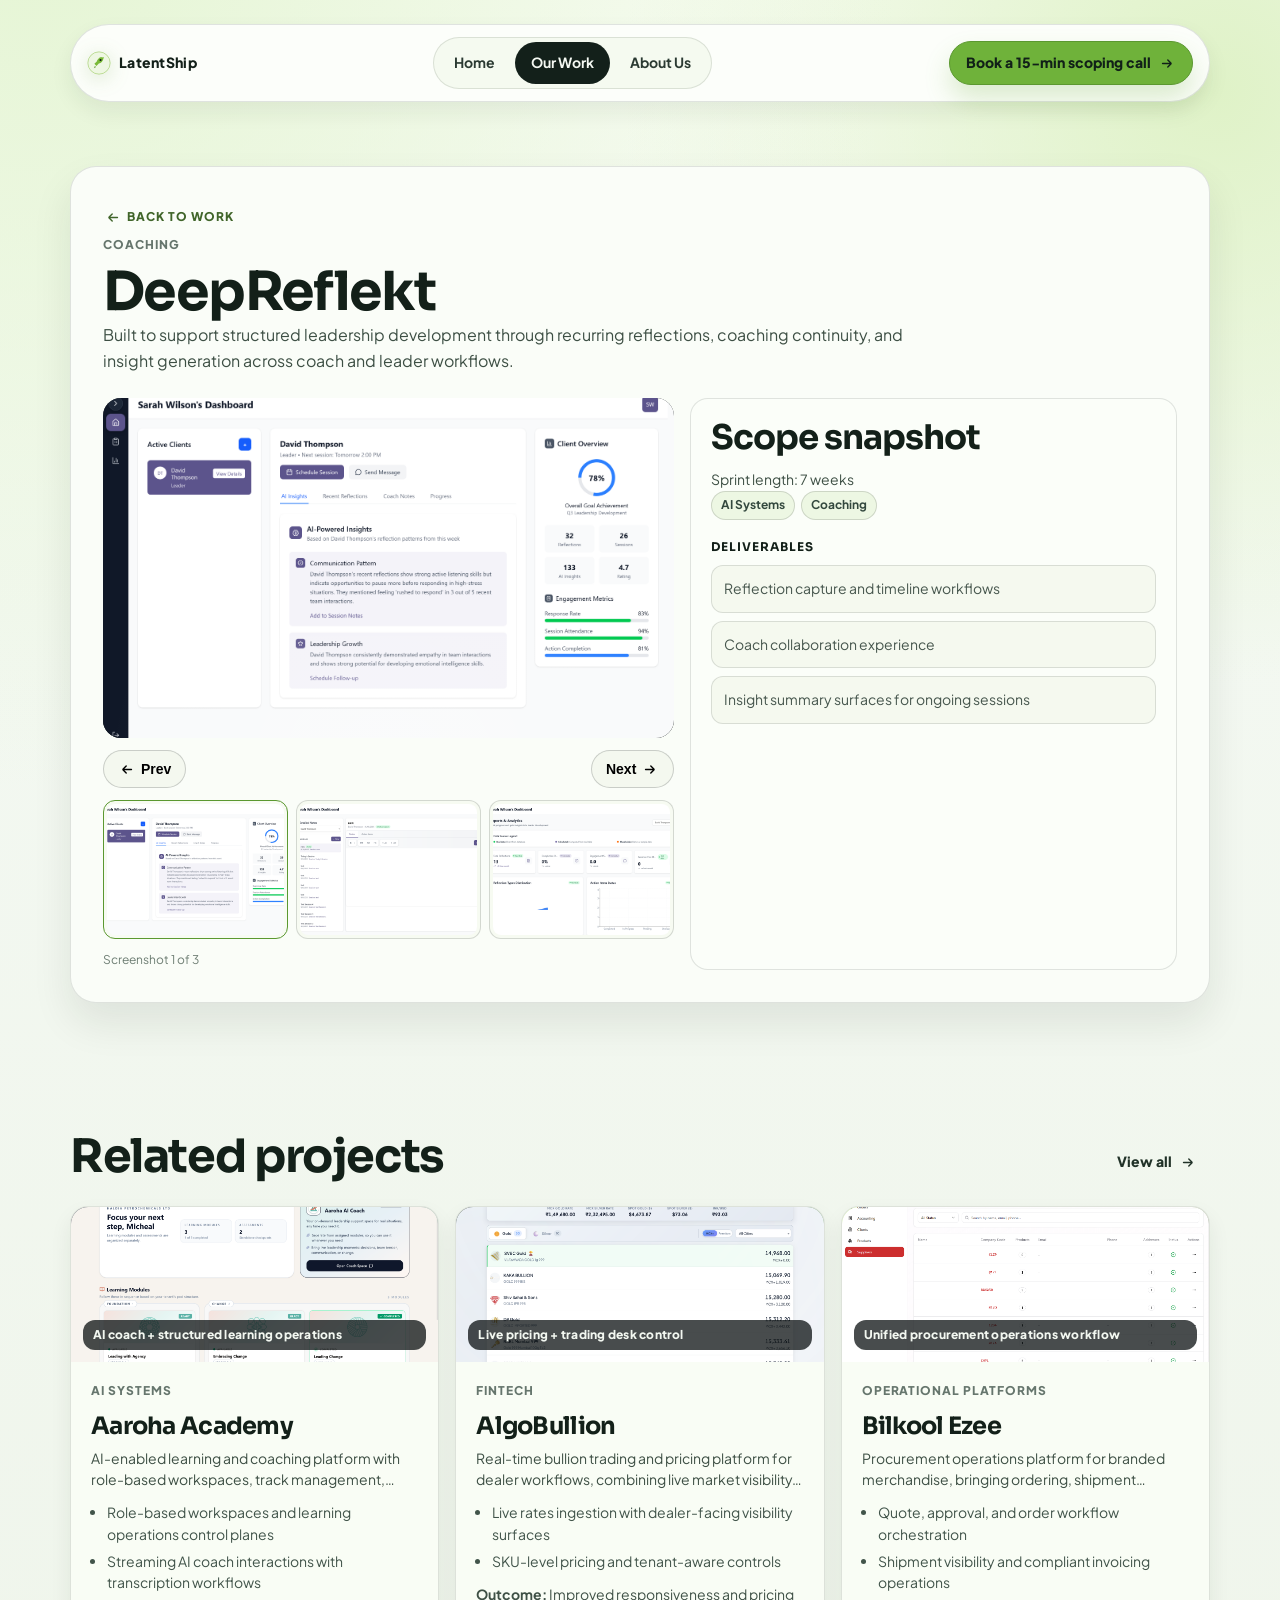
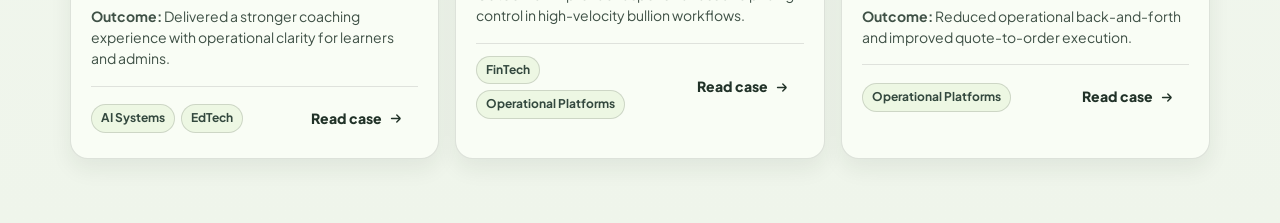
<file: work/deepreflekt/index.html>
<!doctype html>
<html lang="en">
  <head>
    <meta charset="UTF-8" />
    <link rel="icon" type="image/svg+xml" href="../../assets/favicon.svg" />
    <meta name="viewport" content="width=device-width, initial-scale=1.0" />
    <meta name="description" content="DeepReflekt case snapshot by LatentShip." />
    <title>LatentShip | DeepReflekt</title>
    <link rel="preconnect" href="https://fonts.googleapis.com" />
    <link rel="preconnect" href="https://fonts.gstatic.com" crossorigin />
    <link
      href="https://fonts.googleapis.com/css2?family=Plus+Jakarta+Sans:wght@400;500;600;700;800&family=Sora:wght@500;600;700&display=swap"
      rel="stylesheet"
    />
    <link rel="stylesheet" href="../../css/styles.css" />
  </head>
  <body data-page="project" data-project-slug="deepreflekt">
    <header class="site-header">
      <div class="container nav-shell">
        <a href="../../" class="brand">
          <svg class="brand-mark" viewBox="0 0 28 28" aria-hidden="true" focusable="false">
            <circle cx="14" cy="14" r="13" fill="#eef7e2" stroke="#b6d98a" />
            <path d="M16.7 6.9c-2.6.6-4.7 2.7-5.3 5.3l-2.8 2.8 2.4 2.4 2.8-2.8c2.6-.6 4.7-2.7 5.3-5.3l.5-2.2-2.2.5Z" fill="#79ba37" />
            <circle cx="15.8" cy="10.4" r="1.2" fill="#0f1518" />
            <path d="M9.2 17.4 8 20l2.6-1.2z" fill="#5f9b2f" />
          </svg>
          <span class="brand-text">LatentShip</span>
        </a>
        <nav class="nav-links" aria-label="Primary">
          <a href="../../">Home</a>
          <a href="../../work/" class="active">Our Work</a>
          <a href="../../about/">About Us</a>
        </nav>
        <a href="../../get-started/" class="nav-cta">Book a 15-min scoping call</a>
      </div>
    </header>

    <main>
      <section class="section">
        <div class="container panel project-shell" data-reveal>
          <a class="back-link" href="../">Back to work</a>
          <p class="project-meta" id="project-industry"></p>
          <h1 id="project-title"></h1>
          <p class="lead" id="project-summary"></p>

          <div class="project-detail-grid">
            <div class="project-gallery-shell">
              <div id="project-preview" class="project-preview large" aria-live="polite"></div>
              <div id="project-gallery-controls" class="project-gallery-controls" hidden>
                <button id="gallery-prev" class="gallery-nav-btn" type="button" aria-label="Previous screenshot">Prev</button>
                <button id="gallery-next" class="gallery-nav-btn" type="button" aria-label="Next screenshot">Next</button>
              </div>
              <div id="project-gallery-thumbs" class="project-gallery-thumbs" aria-label="Screenshot thumbnails"></div>
              <p id="project-gallery-status" class="gallery-status">No screenshots added yet.</p>
            </div>
            <article class="project-side-card">
              <h2>Scope snapshot</h2>
              <p class="duration-line">Sprint length: <span id="project-duration"></span></p>
              <div id="project-tags" class="chips"></div>
              <h3>Deliverables</h3>
              <ul id="project-deliverables"></ul>
            </article>
          </div>
        </div>
      </section>

      <section class="section">
        <div class="container" data-reveal>
          <div class="section-head inline-head">
            <h2>Related projects</h2>
            <a class="text-link-cta" href="../">View all</a>
          </div>
          <div id="related-project-grid" class="project-grid" data-project-link-prefix="../"></div>
        </div>
      </section>
    </main>

    <script src="../../js/content.js" defer></script>
    <script src="../../js/main.js" defer></script>
  </body>
</html>
</file>
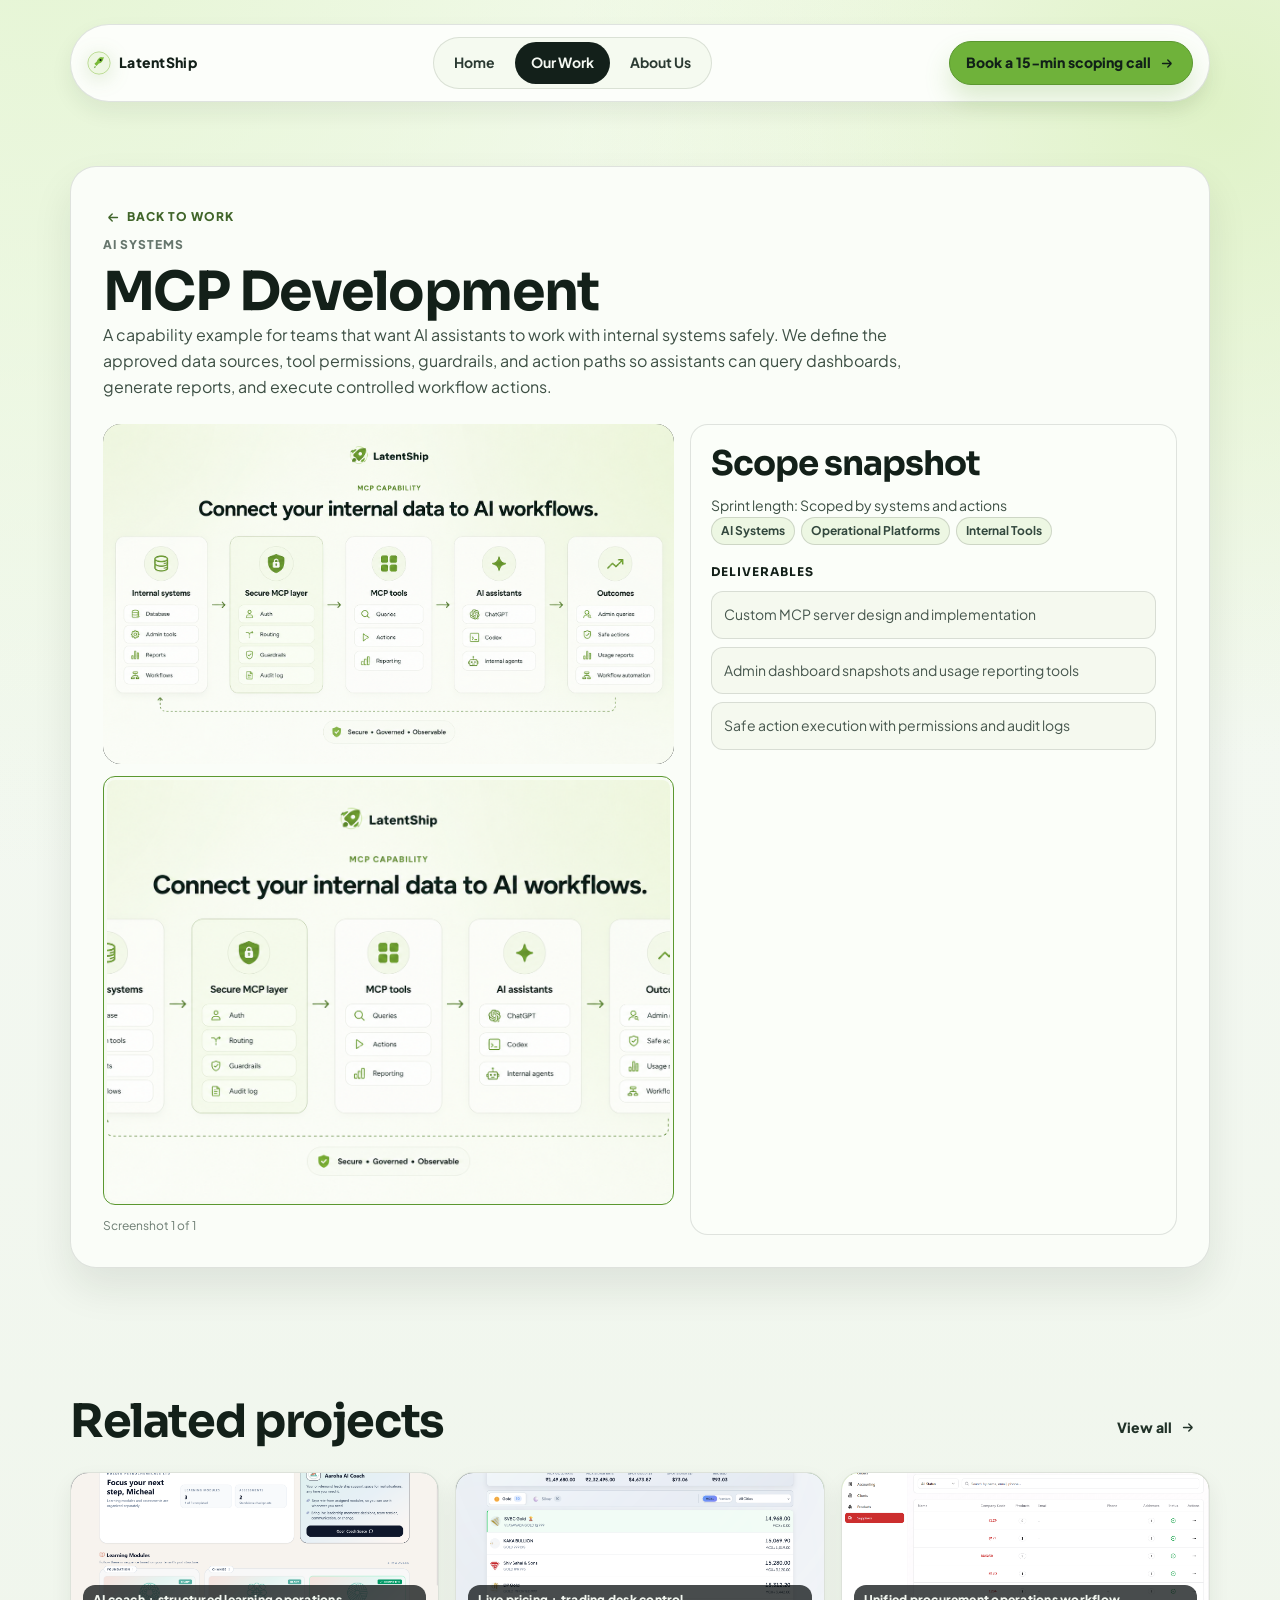
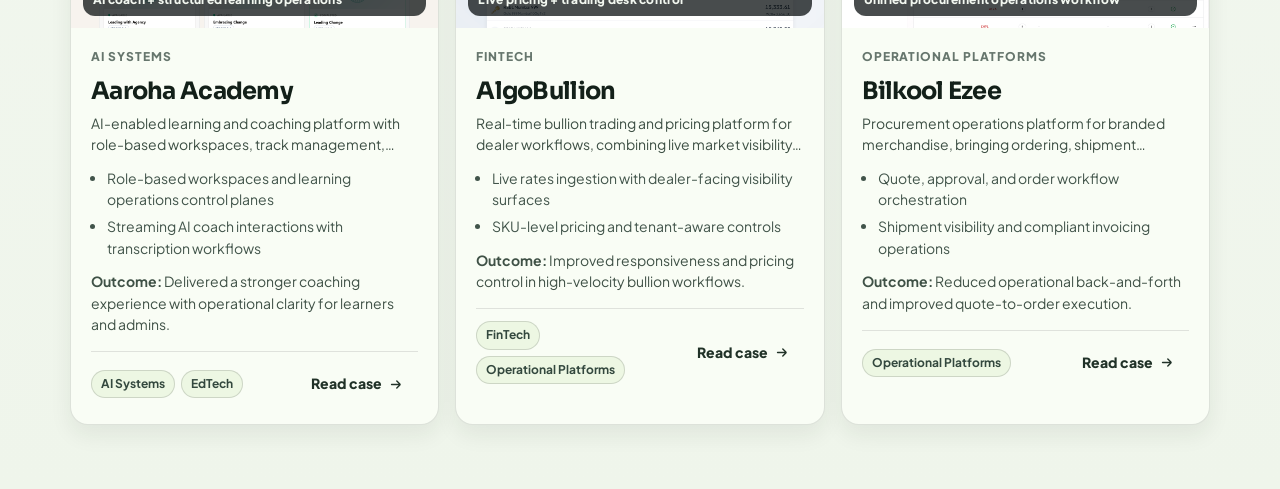
<file: work/mcp-development/index.html>
<!doctype html>
<html lang="en">
  <head>
    <meta charset="UTF-8" />
    <link rel="icon" type="image/svg+xml" href="../../assets/favicon.svg" />
    <meta name="viewport" content="width=device-width, initial-scale=1.0" />
    <meta name="description" content="MCP development capability snapshot by LatentShip." />
    <title>LatentShip | MCP Development</title>
    <link rel="preconnect" href="https://fonts.googleapis.com" />
    <link rel="preconnect" href="https://fonts.gstatic.com" crossorigin />
    <link
      href="https://fonts.googleapis.com/css2?family=Plus+Jakarta+Sans:wght@400;500;600;700;800&family=Sora:wght@500;600;700&display=swap"
      rel="stylesheet"
    />
    <link rel="stylesheet" href="../../css/styles.css" />
  </head>
  <body data-page="project" data-project-slug="mcp-development">
    <header class="site-header">
      <div class="container nav-shell">
        <a href="../../" class="brand">
          <svg class="brand-mark" viewBox="0 0 28 28" aria-hidden="true" focusable="false">
            <circle cx="14" cy="14" r="13" fill="#eef7e2" stroke="#b6d98a" />
            <path d="M16.7 6.9c-2.6.6-4.7 2.7-5.3 5.3l-2.8 2.8 2.4 2.4 2.8-2.8c2.6-.6 4.7-2.7 5.3-5.3l.5-2.2-2.2.5Z" fill="#79ba37" />
            <circle cx="15.8" cy="10.4" r="1.2" fill="#0f1518" />
            <path d="M9.2 17.4 8 20l2.6-1.2z" fill="#5f9b2f" />
          </svg>
          <span class="brand-text">LatentShip</span>
        </a>
        <nav class="nav-links" aria-label="Primary">
          <a href="../../">Home</a>
          <a href="../../work/" class="active">Our Work</a>
          <a href="../../about/">About Us</a>
        </nav>
        <a href="../../get-started/" class="nav-cta">Book a 15-min scoping call</a>
      </div>
    </header>

    <main>
      <section class="section">
        <div class="container panel project-shell" data-reveal>
          <a class="back-link" href="../">Back to work</a>
          <p class="project-meta" id="project-industry"></p>
          <h1 id="project-title"></h1>
          <p class="lead" id="project-summary"></p>

          <div class="project-detail-grid">
            <div class="project-gallery-shell">
              <div id="project-preview" class="project-preview large" aria-live="polite"></div>
              <div id="project-gallery-controls" class="project-gallery-controls" hidden>
                <button id="gallery-prev" class="gallery-nav-btn" type="button" aria-label="Previous screenshot">Prev</button>
                <button id="gallery-next" class="gallery-nav-btn" type="button" aria-label="Next screenshot">Next</button>
              </div>
              <div id="project-gallery-thumbs" class="project-gallery-thumbs" aria-label="Screenshot thumbnails"></div>
              <p id="project-gallery-status" class="gallery-status">No screenshots added yet.</p>
            </div>
            <article class="project-side-card">
              <h2>Scope snapshot</h2>
              <p class="duration-line">Sprint length: <span id="project-duration"></span></p>
              <div id="project-tags" class="chips"></div>
              <h3>Deliverables</h3>
              <ul id="project-deliverables"></ul>
            </article>
          </div>
        </div>
      </section>

      <section class="section">
        <div class="container" data-reveal>
          <div class="section-head inline-head">
            <h2>Related projects</h2>
            <a class="text-link-cta" href="../">View all</a>
          </div>
          <div id="related-project-grid" class="project-grid" data-project-link-prefix="../"></div>
        </div>
      </section>
    </main>

    <script src="../../js/content.js" defer></script>
    <script src="../../js/main.js" defer></script>
  </body>
</html>
</file>
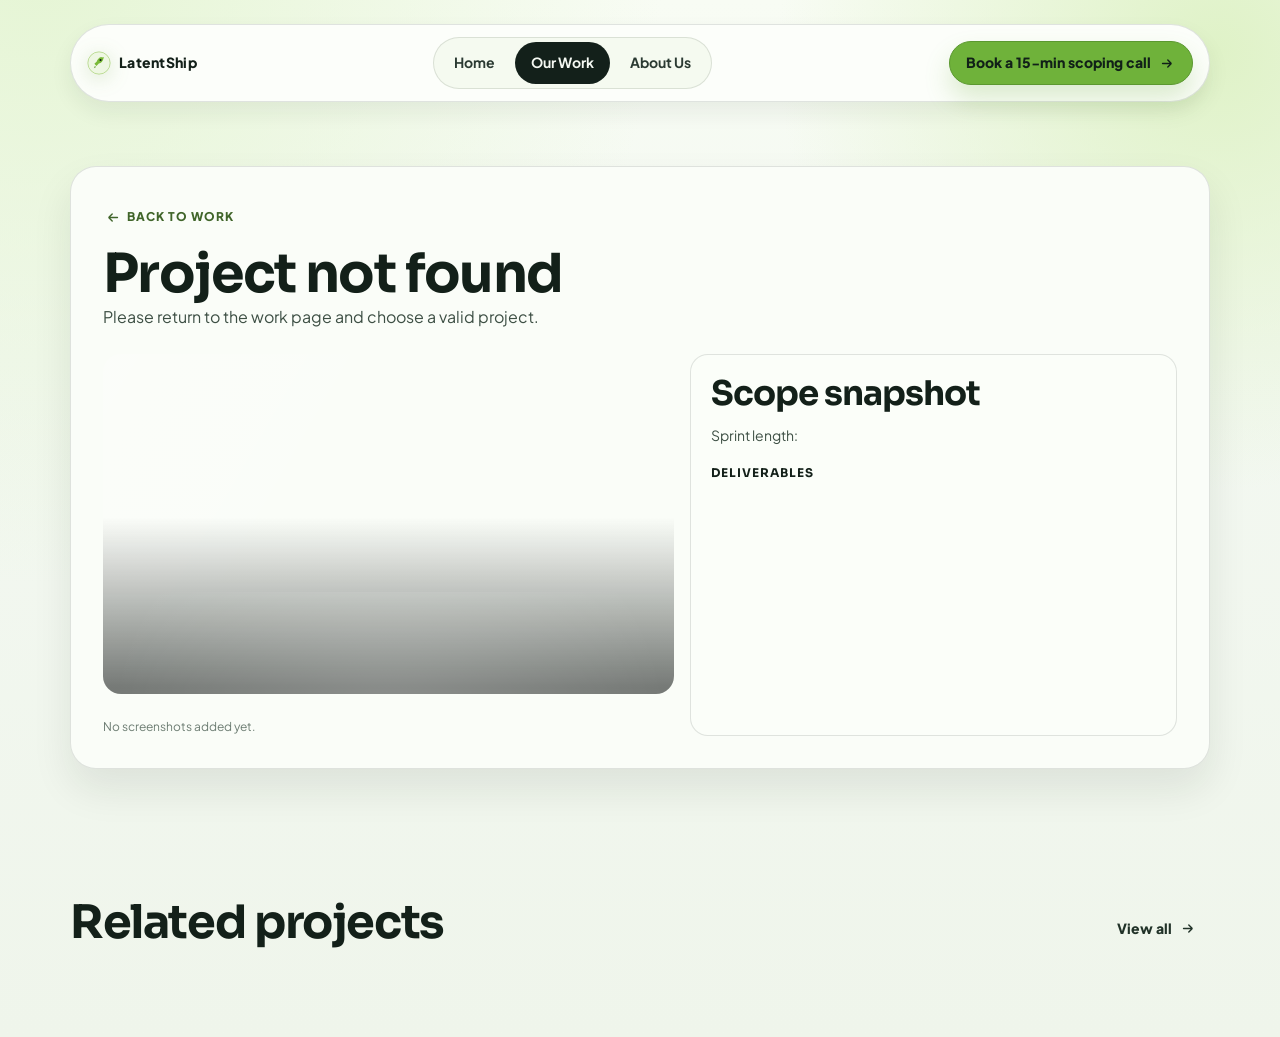
<file: work/rewards-poc/index.html>
<!doctype html>
<html lang="en">
  <head>
    <meta charset="UTF-8" />
    <link rel="icon" type="image/svg+xml" href="../../assets/favicon.svg" />
    <meta name="viewport" content="width=device-width, initial-scale=1.0" />
    <meta name="description" content="Rewards POC case snapshot by LatentShip." />
    <title>LatentShip | Rewards POC</title>
    <link rel="preconnect" href="https://fonts.googleapis.com" />
    <link rel="preconnect" href="https://fonts.gstatic.com" crossorigin />
    <link
      href="https://fonts.googleapis.com/css2?family=Plus+Jakarta+Sans:wght@400;500;600;700;800&family=Sora:wght@500;600;700&display=swap"
      rel="stylesheet"
    />
    <link rel="stylesheet" href="../../css/styles.css" />
  </head>
  <body data-page="project" data-project-slug="rewards-poc">
    <header class="site-header">
      <div class="container nav-shell">
        <a href="../../" class="brand">
          <svg class="brand-mark" viewBox="0 0 28 28" aria-hidden="true" focusable="false">
            <circle cx="14" cy="14" r="13" fill="#eef7e2" stroke="#b6d98a" />
            <path d="M16.7 6.9c-2.6.6-4.7 2.7-5.3 5.3l-2.8 2.8 2.4 2.4 2.8-2.8c2.6-.6 4.7-2.7 5.3-5.3l.5-2.2-2.2.5Z" fill="#79ba37" />
            <circle cx="15.8" cy="10.4" r="1.2" fill="#0f1518" />
            <path d="M9.2 17.4 8 20l2.6-1.2z" fill="#5f9b2f" />
          </svg>
          <span class="brand-text">LatentShip</span>
        </a>
        <nav class="nav-links" aria-label="Primary">
          <a href="../../">Home</a>
          <a href="../../work/" class="active">Our Work</a>
          <a href="../../about/">About Us</a>
        </nav>
        <a href="../../get-started/" class="nav-cta">Book a 15-min scoping call</a>
      </div>
    </header>

    <main>
      <section class="section">
        <div class="container panel project-shell" data-reveal>
          <a class="back-link" href="../">Back to work</a>
          <p class="project-meta" id="project-industry"></p>
          <h1 id="project-title"></h1>
          <p class="lead" id="project-summary"></p>

          <div class="project-detail-grid">
            <div class="project-gallery-shell">
              <div id="project-preview" class="project-preview large" aria-live="polite"></div>
              <div id="project-gallery-controls" class="project-gallery-controls" hidden>
                <button id="gallery-prev" class="gallery-nav-btn" type="button" aria-label="Previous screenshot">Prev</button>
                <button id="gallery-next" class="gallery-nav-btn" type="button" aria-label="Next screenshot">Next</button>
              </div>
              <div id="project-gallery-thumbs" class="project-gallery-thumbs" aria-label="Screenshot thumbnails"></div>
              <p id="project-gallery-status" class="gallery-status">No screenshots added yet.</p>
            </div>
            <article class="project-side-card">
              <h2>Scope snapshot</h2>
              <p class="duration-line">Sprint length: <span id="project-duration"></span></p>
              <div id="project-tags" class="chips"></div>
              <h3>Deliverables</h3>
              <ul id="project-deliverables"></ul>
            </article>
          </div>
        </div>
      </section>

      <section class="section">
        <div class="container" data-reveal>
          <div class="section-head inline-head">
            <h2>Related projects</h2>
            <a class="text-link-cta" href="../">View all</a>
          </div>
          <div id="related-project-grid" class="project-grid" data-project-link-prefix="../"></div>
        </div>
      </section>
    </main>

    <script src="../../js/content.js" defer></script>
    <script src="../../js/main.js" defer></script>
  </body>
</html>
</file>
<file: css/styles.css>
:root {
  --font-body: "Plus Jakarta Sans", "Segoe UI", system-ui, -apple-system, sans-serif;
  --font-display: "Sora", "Plus Jakarta Sans", sans-serif;

  --bg: #f3f8f1;
  --bg-soft: #fbfdf9;
  --surface: #ffffff;
  --surface-muted: #f4f8f1;
  --ink: #132019;
  --ink-soft: #3d4f44;
  --ink-muted: #6d7d73;

  --brand-50: #edf8e3;
  --brand-100: #d9efc5;
  --brand-200: #bde092;
  --brand-400: #6fb23a;
  --brand-500: #5b9830;
  --brand-700: #3a6422;

  --info-100: #e4efff;
  --info-500: #1f69d6;
  --success-100: #e2f6eb;
  --success-500: #227a48;
  --warning-100: #fff3dd;
  --warning-500: #a66a00;
  --danger-100: #ffe7e7;
  --danger-500: #ba2f2f;

  --line: rgba(18, 32, 24, 0.12);
  --line-strong: rgba(18, 32, 24, 0.24);
  --focus: #2c7be5;

  --shadow-sm: 0 10px 22px rgba(26, 42, 29, 0.07);
  --shadow-md: 0 20px 40px rgba(21, 35, 26, 0.09);
  --shadow-lg: 0 30px 64px rgba(18, 28, 22, 0.12);

  --radius-sm: 12px;
  --radius-md: 18px;
  --radius-lg: 26px;
  --radius-pill: 999px;

  --space-1: 4px;
  --space-2: 8px;
  --space-3: 12px;
  --space-4: 16px;
  --space-5: 20px;
  --space-6: 24px;
  --space-7: 28px;
  --space-8: 32px;
  --space-10: 40px;
  --space-12: 48px;
  --space-16: 64px;

  --text-xs: 12px;
  --text-sm: 14px;
  --text-md: 16px;
  --text-lg: 20px;
  --text-xl: clamp(28px, 3.5vw, 42px);
  --text-hero: clamp(36px, 5.2vw, 64px);
  --arrow-size: 17px;
  --arrow-mask: url("data:image/svg+xml,%3Csvg xmlns='http://www.w3.org/2000/svg' viewBox='0 0 24 24'%3E%3Cpath d='M18 12a2 2 0 0 0-.59-1.4l-4.29-4.3a1 1 0 1 0-1.41 1.42L15 11H5a1 1 0 1 0 0 2h10l-3.29 3.29a1 1 0 1 0 1.41 1.42l4.29-4.3A2 2 0 0 0 18 12Z'/%3E%3C/svg%3E");

  --display-letter: -0.03em;
  --display-line: 1.12;
  --body-line: 1.55;

  --container: 1140px;

  --ease-out: cubic-bezier(0.2, 0.8, 0.2, 1);
  --fast: 140ms;
  --normal: 220ms;
}

*,
*::before,
*::after {
  box-sizing: border-box;
}

html {
  scroll-behavior: smooth;
}

body {
  margin: 0;
  color: var(--ink);
  font-family: var(--font-body);
  font-size: var(--text-md);
  line-height: var(--body-line);
  background:
    radial-gradient(circle at 3% -4%, #e5f5d4 0%, transparent 38%),
    radial-gradient(circle at 95% 5%, #dff2c7 0%, transparent 28%),
    linear-gradient(180deg, #f8fcf4 0%, #f3f8f1 34%, #eff5eb 100%);
}

h1,
h2,
h3 {
  margin: 0;
  font-family: var(--font-display);
  letter-spacing: var(--display-letter);
  line-height: var(--display-line);
  text-wrap: balance;
}

p {
  margin: 0;
}

a {
  color: inherit;
}

[hidden] {
  display: none !important;
}

a,
button,
summary,
input,
select,
textarea {
  transition:
    color var(--fast) var(--ease-out),
    background-color var(--fast) var(--ease-out),
    border-color var(--fast) var(--ease-out),
    box-shadow var(--normal) var(--ease-out),
    transform var(--normal) var(--ease-out),
    opacity var(--fast) var(--ease-out);
}

a:focus-visible,
button:focus-visible,
summary:focus-visible,
input:focus-visible,
select:focus-visible,
textarea:focus-visible {
  outline: 3px solid color-mix(in srgb, var(--focus) 58%, transparent);
  outline-offset: 2px;
}

.container {
  width: min(var(--container), calc(100% - var(--space-10)));
  margin-inline: auto;
}

.section {
  padding-block: var(--space-16);
}

.section-tight {
  padding-top: var(--space-2);
  padding-bottom: var(--space-6);
}

#why-us.section {
  padding-top: var(--space-10);
}

.hero.section {
  padding-top: var(--space-10);
  padding-bottom: var(--space-8);
}

.site-header {
  padding-top: var(--space-6);
}

.nav-shell {
  border: 1px solid var(--line);
  background: color-mix(in srgb, #ffffff 84%, #eaf6de 16%);
  border-radius: var(--radius-pill);
  padding: var(--space-3) var(--space-4);
  display: grid;
  grid-template-columns: auto 1fr auto;
  gap: var(--space-3);
  align-items: center;
  backdrop-filter: blur(10px);
  box-shadow: var(--shadow-sm);
}

.brand {
  display: inline-flex;
  align-items: center;
  gap: var(--space-2);
  text-decoration: none;
}

.brand-mark {
  width: 24px;
  height: 24px;
  flex: 0 0 24px;
  display: block;
  filter: drop-shadow(0 4px 10px rgba(90, 146, 45, 0.2));
}

.brand-text {
  font-size: var(--text-sm);
  font-weight: 800;
  letter-spacing: 0.02em;
}

.nav-links {
  justify-self: center;
  display: flex;
  gap: var(--space-1);
  padding: var(--space-1);
  border-radius: var(--radius-pill);
  background: color-mix(in srgb, #f3f9ed 84%, #ffffff 16%);
  border: 1px solid color-mix(in srgb, var(--line) 85%, #dce8d2 15%);
  position: relative;
}

.nav-links a {
  color: #2b3a32;
  text-decoration: none;
  font-size: var(--text-sm);
  font-weight: 700;
  border-radius: var(--radius-pill);
  padding: 0 var(--space-4);
  min-height: 42px;
  display: inline-flex;
  align-items: center;
  position: relative;
  z-index: 1;
}

.nav-links a:hover {
  background: color-mix(in srgb, var(--brand-100) 45%, white);
  color: #15211a;
}

.nav-links a:active {
  transform: translateY(1px) scale(0.99);
}

.nav-links a.active {
  color: #f4f8f2;
}

.nav-links:not(.is-pill-ready) a.active {
  background: #13201a;
}

.nav-active-pill {
  display: none;
}

.nav-links.is-pill-ready .nav-active-pill {
  display: block;
  position: absolute;
  top: var(--space-1);
  left: 0;
  height: calc(100% - (var(--space-1) * 2));
  border-radius: var(--radius-pill);
  background: #13201a;
  pointer-events: none;
  transition:
    transform var(--normal) var(--ease-out),
    width var(--normal) var(--ease-out);
}

.nav-links.is-pill-ready a {
  transition:
    color var(--fast) var(--ease-out),
    transform var(--normal) var(--ease-out);
}

.nav-links.is-pill-ready a.active {
  background: transparent;
}

.nav-links.is-pill-ready a:hover {
  background: transparent;
}

.nav-cta,
.primary-cta,
.footer-cta-link,
.btn-primary {
  text-decoration: none;
  border-radius: var(--radius-pill);
  min-height: 44px;
  display: inline-flex;
  align-items: center;
  justify-content: center;
  font-size: var(--text-sm);
  font-weight: 800;
  padding: 0 var(--space-4);
  border: 1px solid #0f1914;
  background: #14211a;
  color: #f7fbf5;
  box-shadow: 0 12px 26px rgba(18, 32, 24, 0.16);
}

.nav-cta::after,
.primary-cta::after,
.footer-cta-link::after {
  content: "";
  width: var(--arrow-size);
  height: var(--arrow-size);
  margin-left: 8px;
  flex: 0 0 var(--arrow-size);
  background-color: currentColor;
  -webkit-mask-image: var(--arrow-mask);
  mask-image: var(--arrow-mask);
  -webkit-mask-repeat: no-repeat;
  mask-repeat: no-repeat;
  -webkit-mask-size: contain;
  mask-size: contain;
  -webkit-mask-position: center;
  mask-position: center;
}

.nav-cta {
  border-color: var(--brand-500);
  background: var(--brand-400);
  color: #112018;
  box-shadow: 0 14px 26px rgba(106, 168, 54, 0.22);
}

.mobile-sticky-cta {
  display: none;
  position: fixed;
  left: var(--space-2);
  right: var(--space-2);
  bottom: calc(var(--space-3) + env(safe-area-inset-bottom));
  z-index: 50;
  opacity: 0;
  visibility: hidden;
  transform: translateY(118%);
  pointer-events: none;
  transition:
    visibility var(--normal) var(--ease-out),
    opacity var(--normal) var(--ease-out),
    transform var(--normal) var(--ease-out);
}

.mobile-sticky-cta-link {
  width: 100%;
  min-height: 50px;
}

.mobile-sticky-cta.is-visible {
  opacity: 1;
  visibility: visible;
  transform: translateY(0);
  pointer-events: auto;
}

.nav-cta:hover,
.primary-cta:hover,
.footer-cta-link:hover,
.btn-primary:hover {
  transform: translateY(-1px);
}

.nav-cta:hover {
  background: var(--brand-500);
  color: #f7fbf5;
}

.primary-cta:hover,
.footer-cta-link:hover,
.btn-primary:hover {
  background: #1b2b23;
}

.footer-cta-link:hover {
  color: #f7fbf5;
}

.nav-cta:active,
.primary-cta:active,
.footer-cta-link:active,
.btn-primary:active {
  transform: translateY(1px) scale(0.99);
}

.nav-cta.active {
  border-color: #111a14;
  background: #111a14;
  color: #f6fbf4;
}

.secondary-cta,
.text-link-cta,
.project-link,
.back-link,
.btn-ghost {
  text-decoration: none;
  color: #213228;
  font-size: var(--text-sm);
  font-weight: 700;
  border: 1px solid transparent;
  border-radius: var(--radius-pill);
  padding: var(--space-2) var(--space-3);
  display: inline-flex;
  align-items: center;
  gap: var(--space-2);
}

.secondary-cta,
.btn-ghost {
  border-color: color-mix(in srgb, var(--line) 88%, #dce8d4 12%);
  background: color-mix(in srgb, white 65%, #edf7e4 35%);
}

.secondary-cta:hover,
.text-link-cta:hover,
.project-link:hover,
.back-link:hover,
.btn-ghost:hover {
  color: #14231a;
  border-color: color-mix(in srgb, var(--brand-400) 40%, var(--line) 60%);
  background: color-mix(in srgb, var(--brand-100) 34%, #ffffff 66%);
}

.secondary-cta:active,
.text-link-cta:active,
.project-link:active,
.back-link:active,
.btn-ghost:active {
  transform: translateY(1px) scale(0.99);
}

.button-disabled,
button:disabled,
input:disabled,
select:disabled,
textarea:disabled,
[aria-disabled="true"] {
  cursor: not-allowed;
  opacity: 0.56;
}

.hero-grid {
  display: grid;
  grid-template-columns: 1.12fr 0.88fr;
  gap: var(--space-4);
}

.panel {
  border: 1px solid var(--line);
  border-radius: var(--radius-lg);
  background: color-mix(in srgb, var(--surface) 70%, #eff8e8 30%);
  box-shadow: var(--shadow-md);
}

.hero-copy {
  padding: var(--space-8);
  position: relative;
  overflow: hidden;
}

.hero-copy::before {
  content: "";
  position: absolute;
  inset: 0;
  background:
    radial-gradient(circle at 100% 0%, rgba(123, 181, 59, 0.17) 0%, transparent 40%),
    linear-gradient(140deg, transparent 54%, rgba(210, 236, 181, 0.25) 100%);
  pointer-events: none;
}

.hero-copy > * {
  position: relative;
  z-index: 1;
}

.eyebrow {
  color: var(--brand-700);
  font-size: var(--text-xs);
  letter-spacing: 0.08em;
  text-transform: uppercase;
  font-weight: 800;
}

#hero-title {
  margin-top: var(--space-3);
  font-size: clamp(30px, 4.3vw, 56px);
  max-width: 14ch;
}

.hero-qualifier {
  margin-top: var(--space-2);
  color: #334a3b;
  font-size: var(--text-sm);
  font-weight: 700;
}

.subtitle {
  margin-top: var(--space-4);
  color: var(--ink-soft);
  font-size: var(--text-md);
  max-width: 52ch;
}

.hero-bullets {
  margin: var(--space-5) 0 0;
  padding: 0;
  list-style: none;
  display: grid;
  gap: var(--space-2);
}

.hero-bullets li {
  color: #27392f;
  font-size: var(--text-md);
  position: relative;
  padding-left: 26px;
}

.hero-bullets li::before {
  content: "";
  width: 9px;
  height: 9px;
  border-radius: 50%;
  background: var(--brand-400);
  position: absolute;
  left: 2px;
  top: 0.62em;
  box-shadow: 0 0 0 4px color-mix(in srgb, var(--brand-100) 85%, transparent);
}

.hero-actions {
  margin-top: var(--space-6);
  display: flex;
  flex-wrap: wrap;
  gap: var(--space-3);
  align-items: center;
}

.panel-dark {
  color: #f4f8f2;
  border-radius: var(--radius-lg);
  border: 1px solid rgba(144, 203, 83, 0.24);
  background:
    radial-gradient(circle at 12% 12%, rgba(139, 200, 75, 0.28) 0%, transparent 36%),
    linear-gradient(150deg, #152019 0%, #0f1813 55%, #111c16 100%);
  position: relative;
  overflow: hidden;
}

.panel-dark::after {
  content: "";
  position: absolute;
  inset: 0;
  background: linear-gradient(180deg, rgba(8, 14, 11, 0.04) 0%, rgba(8, 14, 11, 0.3) 100%);
  pointer-events: none;
}

.hero-card {
  padding: var(--space-7);
  display: grid;
  gap: var(--space-4);
  min-height: 420px;
  box-shadow: var(--shadow-lg);
}

.hero-card > * {
  position: relative;
  z-index: 1;
}

.hero-card .meta {
  font-size: var(--text-sm);
  color: #d4dfd1;
}

#hero-card-title {
  font-size: clamp(26px, 3.2vw, 36px);
  max-width: 18ch;
}

.bars {
  margin-top: auto;
  margin-left: auto;
  min-height: 126px;
  display: flex;
  align-items: flex-end;
  gap: var(--space-2);
}

.bar {
  width: clamp(34px, 7vw, 62px);
  border-radius: 8px 8px 0 0;
  box-shadow: inset 0 1px 0 rgba(255, 255, 255, 0.28);
}

.b1 {
  height: 56%;
  background: #b8dd8f;
}

.b2 {
  height: 78%;
  background: #91c95d;
}

.b3 {
  height: 100%;
  background: #6aac38;
}

.hero-timeline {
  margin: var(--space-1) 0 0;
  padding: 0;
  list-style: none;
  display: grid;
  gap: var(--space-3);
}

.hero-timeline li {
  display: grid;
  grid-template-columns: auto 1fr;
  gap: var(--space-3);
  color: #e7eee4;
  font-size: var(--text-sm);
}

.hero-time {
  color: #b1e17b;
  font-weight: 800;
  font-size: var(--text-xs);
  text-transform: uppercase;
  letter-spacing: 0.07em;
}

.proof-strip {
  padding: var(--space-4) var(--space-5);
  display: grid;
  gap: var(--space-3);
}

.proof-strip p {
  font-size: var(--text-sm);
  font-weight: 800;
  color: #223228;
}

.proof-badges {
  display: flex;
  flex-wrap: wrap;
  gap: var(--space-2);
}

.proof-badges span {
  border-radius: var(--radius-pill);
  border: 1px solid color-mix(in srgb, var(--line) 90%, #dbe7d2 10%);
  background: color-mix(in srgb, #ffffff 82%, var(--brand-50) 18%);
  padding: 6px 10px;
  font-size: var(--text-xs);
  font-weight: 700;
  color: #36493f;
}

.why-panel {
  padding: var(--space-8);
}

.section-head {
  display: grid;
  gap: var(--space-2);
}

.section-head h1 {
  font-size: var(--text-xl);
}

.section-head h2 {
  font-size: clamp(30px, 3.8vw, 46px);
}

#why-us .section-head h2 {
  font-size: clamp(30px, 3.2vw, 40px);
}

.inline-head {
  display: flex;
  justify-content: space-between;
  align-items: flex-end;
  gap: var(--space-4);
}

.text-link-cta {
  font-size: var(--text-sm);
  font-weight: 800;
}

.text-link-cta::after {
  content: "";
  width: var(--arrow-size);
  height: var(--arrow-size);
  flex: 0 0 var(--arrow-size);
  background-color: currentColor;
  -webkit-mask-image: var(--arrow-mask);
  mask-image: var(--arrow-mask);
  -webkit-mask-repeat: no-repeat;
  mask-repeat: no-repeat;
  -webkit-mask-size: contain;
  mask-size: contain;
  -webkit-mask-position: center;
  mask-position: center;
}

.lead {
  color: var(--ink-soft);
  font-size: var(--text-md);
  line-height: 1.62;
  max-width: 70ch;
}

.collab-note {
  margin-top: var(--space-1);
  color: #2f4438;
  font-size: var(--text-sm);
  font-weight: 700;
}

.why-list {
  margin: var(--space-6) 0 0;
  padding: 0;
  list-style: none;
  display: grid;
  gap: var(--space-4);
  grid-template-columns: repeat(3, minmax(0, 1fr));
}

.why-list li {
  border: 1px solid var(--line);
  border-radius: var(--radius-md);
  background: #fcfefb;
  padding: var(--space-5);
}

.why-list h3 {
  font-size: var(--text-lg);
}

.why-list p {
  margin-top: var(--space-3);
  font-size: var(--text-sm);
  color: var(--ink-soft);
  font-weight: 600;
}

.roadmap-grid {
  margin-top: var(--space-6);
  display: grid;
  gap: var(--space-4);
  grid-template-columns: repeat(3, minmax(0, 1fr));
}

.roadmap-stage {
  margin-top: var(--space-6);
  background: linear-gradient(145deg, #deefc8 0%, #d2e8b7 46%, #f4faeb 100%);
  border-radius: 28px;
  border: 1px solid rgba(14, 20, 8, 0.1);
  padding: var(--space-6);
  box-shadow: 0 22px 46px rgba(73, 101, 40, 0.11);
}

.stage-top {
  display: flex;
  justify-content: flex-start;
  align-items: center;
  gap: var(--space-4);
  margin-bottom: var(--space-4);
}

.slot-note {
  font-size: var(--text-sm);
  color: #243617;
  font-weight: 800;
}

.timeline-grid {
  padding-top: 0;
}

.roadmap-step {
  border: 1px solid rgba(25, 32, 18, 0.11);
  border-radius: var(--radius-md);
  background: rgba(251, 254, 247, 0.82);
  box-shadow: inset 0 1px 0 rgba(255, 255, 255, 0.5);
  padding: var(--space-5);
  min-height: 204px;
}

.roadmap-step .phase {
  color: var(--brand-700);
  text-transform: uppercase;
  letter-spacing: 0.08em;
  font-size: var(--text-xs);
  font-weight: 800;
}

.roadmap-step h3 {
  margin-top: var(--space-3);
  font-size: 22px;
}

.roadmap-step .timeline {
  margin-top: var(--space-2);
  font-size: var(--text-xs);
  font-weight: 800;
  letter-spacing: 0.08em;
  text-transform: uppercase;
  color: #647364;
}

.roadmap-step p {
  margin-top: var(--space-2);
  color: var(--ink-soft);
  font-size: var(--text-sm);
}

.mini-list {
  margin: var(--space-3) 0 0;
  padding: 0;
  list-style: none;
  display: grid;
  gap: var(--space-2);
}

.mini-list li {
  font-size: var(--text-xs);
  color: #37483e;
  border: 1px solid rgba(10, 16, 18, 0.14);
  border-radius: var(--radius-sm);
  padding: 6px 9px;
  background: #f8fcef;
}

.trust-grid {
  margin-top: var(--space-4);
  display: grid;
  gap: var(--space-4);
  grid-template-columns: repeat(3, minmax(0, 1fr));
}

.trust-card {
  border: 1px solid var(--line);
  border-radius: var(--radius-md);
  background: #f9fdf4;
  padding: var(--space-5);
  box-shadow: var(--shadow-sm);
}

.trust-card .label {
  text-transform: uppercase;
  letter-spacing: 0.08em;
  font-size: var(--text-xs);
  color: var(--ink-muted);
  font-weight: 800;
}

.trust-card h3 {
  margin-top: var(--space-3);
  font-size: clamp(24px, 3vw, 32px);
}

.trust-card p {
  margin-top: var(--space-2);
  color: var(--ink-soft);
  font-size: var(--text-sm);
}

.tag-filters {
  margin-top: var(--space-6);
  display: flex;
  flex-wrap: wrap;
  gap: var(--space-2);
}

.tag-btn {
  border: 1px solid color-mix(in srgb, var(--line) 90%, #dce8d2 10%);
  border-radius: var(--radius-pill);
  padding: var(--space-2) var(--space-4);
  min-height: 38px;
  background: #f4f9ee;
  color: #263830;
  font-size: var(--text-sm);
  font-weight: 700;
  cursor: pointer;
}

.tag-btn:hover {
  background: color-mix(in srgb, var(--brand-100) 30%, #ffffff);
}

.tag-btn:active {
  transform: translateY(1px) scale(0.99);
}

.tag-btn.active,
.tag-btn[aria-pressed="true"] {
  background: #122019;
  border-color: #122019;
  color: #eef6ea;
}

.project-grid {
  margin-top: var(--space-6);
  display: grid;
  gap: var(--space-4);
  grid-template-columns: repeat(3, minmax(0, 1fr));
}

.project-card {
  border: 1px solid var(--line);
  border-radius: var(--radius-md);
  overflow: hidden;
  background: #f9fdf5;
  text-decoration: none;
  color: inherit;
  display: block;
  box-shadow: var(--shadow-sm);
}

.project-card:hover {
  transform: translateY(-3px);
  box-shadow: 0 20px 34px rgba(19, 33, 24, 0.13);
}

.project-card:active {
  transform: translateY(-1px);
}

.project-card:focus-visible {
  outline: 3px solid color-mix(in srgb, var(--focus) 56%, transparent);
  outline-offset: 3px;
}

.project-preview {
  min-height: 155px;
  position: relative;
  overflow: hidden;
}

.project-preview-image,
.project-gallery-image {
  position: absolute;
  inset: 0;
  width: 100%;
  height: 100%;
  object-fit: cover;
}

.project-preview.has-image::before,
.project-preview.has-image::after {
  content: none;
}

.project-preview::before {
  content: "";
  position: absolute;
  inset: 0;
  background:
    linear-gradient(0deg, rgba(9, 14, 12, 0.55) 2%, rgba(9, 14, 12, 0) 52%),
    linear-gradient(120deg, rgba(255, 255, 255, 0.24) 0%, rgba(255, 255, 255, 0) 46%);
}

.project-preview::after {
  content: "";
  position: absolute;
  inset: auto -20% -50% -20%;
  height: 80%;
  background: radial-gradient(circle, rgba(255, 255, 255, 0.16) 0%, transparent 66%);
}

.project-poster-line {
  position: absolute;
  left: var(--space-3);
  right: var(--space-3);
  bottom: var(--space-3);
  background: rgba(9, 14, 16, 0.74);
  color: #f2f7f0;
  border-radius: var(--radius-sm);
  padding: 6px 10px;
  font-size: var(--text-xs);
  font-weight: 800;
  letter-spacing: 0.02em;
  z-index: 1;
}

.project-body {
  padding: var(--space-5);
}

.project-meta {
  font-size: var(--text-xs);
  font-weight: 800;
  text-transform: uppercase;
  letter-spacing: 0.08em;
  color: #66766d;
}

.project-card h3 {
  margin-top: var(--space-3);
  font-size: 24px;
}

.project-summary {
  margin-top: var(--space-2);
  color: var(--ink-soft);
  font-size: var(--text-sm);
  line-height: 1.52;
  display: -webkit-box;
  -webkit-line-clamp: 2;
  line-clamp: 2;
  -webkit-box-orient: vertical;
  overflow: hidden;
}

.project-outcome {
  margin-top: var(--space-3);
  color: #3f5146;
  font-size: var(--text-sm);
  line-height: 1.52;
}

.project-highlights {
  margin: var(--space-3) 0 0;
  padding-left: var(--space-4);
  display: grid;
  gap: 5px;
}

.project-highlights li {
  color: #41544a;
  font-size: var(--text-sm);
}

.project-bottom {
  margin-top: var(--space-4);
  border-top: 1px solid rgba(11, 17, 18, 0.11);
  padding-top: var(--space-3);
  display: flex;
  justify-content: space-between;
  align-items: center;
  gap: var(--space-3);
  flex-wrap: nowrap;
}

.chips {
  display: flex;
  flex-wrap: wrap;
  gap: 6px;
  min-width: 0;
}

.chip,
.status-chip {
  border: 1px solid rgba(10, 16, 18, 0.14);
  border-radius: var(--radius-pill);
  font-size: var(--text-xs);
  padding: 4px 9px;
  background: #edf7e3;
  color: #33483e;
  font-weight: 700;
}

.status-chip.info {
  background: var(--info-100);
  color: var(--info-500);
  border-color: color-mix(in srgb, var(--info-500) 25%, transparent);
}

.status-chip.success {
  background: var(--success-100);
  color: var(--success-500);
  border-color: color-mix(in srgb, var(--success-500) 25%, transparent);
}

.status-chip.warning {
  background: var(--warning-100);
  color: var(--warning-500);
  border-color: color-mix(in srgb, var(--warning-500) 25%, transparent);
}

.status-chip.danger {
  background: var(--danger-100);
  color: var(--danger-500);
  border-color: color-mix(in srgb, var(--danger-500) 25%, transparent);
}

.duration {
  font-size: var(--text-xs);
  color: #667770;
  font-weight: 700;
  white-space: nowrap;
}

.project-link {
  font-size: var(--text-sm);
  font-weight: 800;
  display: inline-flex;
  align-items: center;
  gap: 6px;
  white-space: nowrap;
  flex: 0 0 auto;
}

.inline-arrow-icon {
  width: var(--arrow-size);
  height: var(--arrow-size);
  fill: currentColor;
  flex: 0 0 var(--arrow-size);
}

.project-card.is-compact .project-highlights {
  display: none;
}

.project-card.is-compact .chips .chip:nth-child(n + 3) {
  display: none;
}

.faq-list {
  margin-top: var(--space-2);
  border-top: 1px solid rgba(10, 16, 18, 0.12);
}

.faq-item {
  border-bottom: 1px solid rgba(10, 16, 18, 0.12);
  border-radius: var(--space-1);
}

.faq-item summary {
  cursor: pointer;
  list-style: none;
  font-weight: 700;
  line-height: 24px;
  padding: var(--space-4) var(--space-8) var(--space-4) 0;
  position: relative;
}

.faq-item summary:hover {
  color: #1f3025;
}

.faq-item summary::-webkit-details-marker {
  display: none;
}

.faq-item summary::after {
  content: "+";
  width: 28px;
  height: 28px;
  border-radius: 50%;
  border: 1px solid rgba(10, 16, 18, 0.2);
  color: #2b3c32;
  background: #f5f9f1;
  display: flex;
  align-items: center;
  justify-content: center;
  position: absolute;
  right: 0;
  top: 50%;
  transform: translateY(-50%);
  font-weight: 800;
  font-size: 20px;
  line-height: 1;
}

.faq-item[open] summary::after {
  content: "−";
  background: #17251d;
  color: #f2f7f0;
  border-color: #17251d;
}

.faq-item[open] {
  background: rgba(247, 251, 242, 0.8);
}

.faq-item ul {
  margin: 0 0 var(--space-4);
  padding-left: var(--space-5);
  display: grid;
  gap: var(--space-2);
}

.faq-item li {
  color: var(--ink-soft);
  font-size: var(--text-sm);
  max-width: 70ch;
}

.faq-shell {
  padding: var(--space-8);
  display: grid;
  grid-template-columns: 0.95fr 1.25fr;
  gap: var(--space-10);
}

.faq-left .lead {
  margin-top: var(--space-4);
}

.faq-left .text-link-cta {
  margin-top: var(--space-5);
}

.call-list {
  margin: var(--space-5) 0 0;
  padding: 0;
  list-style: none;
  display: grid;
  gap: var(--space-2);
}

.call-list li {
  color: #2e4036;
  font-size: var(--text-sm);
  padding-left: var(--space-4);
  position: relative;
}

.call-list li::before {
  content: "";
  width: 8px;
  height: 8px;
  border-radius: 50%;
  background: var(--brand-400);
  position: absolute;
  left: 0;
  top: 0.52em;
}

.footer-cta {
  padding: var(--space-8);
}

.footer-cta h2 {
  font-size: clamp(34px, 5vw, 52px);
}

.footer-cta-link {
  margin-top: var(--space-4);
  background: #f6faf3;
  color: #0f1914;
  border-color: transparent;
  box-shadow: none;
}

.footer-subline {
  margin-top: var(--space-3);
  color: #d3dfcd;
  font-size: var(--text-sm);
}

.footer-grid {
  margin-top: var(--space-4);
  padding: var(--space-6);
  display: grid;
  grid-template-columns: 1.3fr 1fr 1fr;
  gap: var(--space-5);
}

.footer-label {
  text-transform: uppercase;
  letter-spacing: 0.08em;
  font-size: var(--text-xs);
  color: #64747d;
  font-weight: 800;
}

.footer-brand {
  margin-top: var(--space-2);
  font-size: var(--text-md);
  font-weight: 800;
}

.footer-copy {
  margin-top: var(--space-2);
  color: var(--ink-soft);
  font-size: var(--text-sm);
}

.page-shell {
  padding: var(--space-8);
}

.page-shell h1 {
  margin-top: var(--space-3);
  font-size: clamp(36px, 4.8vw, 54px);
}

.page-shell .lead {
  margin-top: var(--space-4);
}

.founder-grid {
  margin-top: var(--space-8);
  display: grid;
  gap: var(--space-4);
  grid-template-columns: repeat(2, minmax(0, 1fr));
}

.founder-card {
  border: 1px solid var(--line);
  border-radius: var(--radius-md);
  background: #fbfef9;
  padding: var(--space-5);
}

.founder-avatar {
  width: 86px;
  height: 86px;
  aspect-ratio: 1 / 1;
  border-radius: var(--radius-md);
  background:
    radial-gradient(circle at 25% 20%, #e9fad5 0%, transparent 40%),
    linear-gradient(145deg, #a8d76c 0%, #e7f5d0 55%, #748a5f 100%);
  border: 1px solid rgba(35, 49, 30, 0.14);
  color: #152110;
  display: inline-flex;
  align-items: center;
  justify-content: center;
  font-weight: 800;
  letter-spacing: 0.04em;
  font-size: 26px;
}

.founder-card h3 {
  margin-top: var(--space-4);
  font-size: var(--text-lg);
}

.muted {
  color: var(--ink-soft);
  font-size: var(--text-sm);
}

.muted a {
  color: inherit;
  text-decoration: none;
}

.muted a:hover {
  text-decoration: underline;
}

.founder-blurb {
  margin-top: var(--space-3);
  color: #37454b;
  font-size: var(--text-sm);
  line-height: 1.55;
}

.intake-shell {
  max-width: 840px;
}

.lead-flow-wrap {
  margin-top: var(--space-6);
  border: 1px solid rgba(11, 17, 18, 0.12);
  border-radius: 20px;
  background: rgba(250, 252, 248, 0.92);
  padding: var(--space-5);
}

.lead-progress {
  display: grid;
  gap: var(--space-2);
}

.lead-progress-track {
  width: 100%;
  height: 10px;
  border-radius: var(--radius-pill);
  overflow: hidden;
  background: #e2ead7;
}

.lead-progress-bar {
  display: block;
  height: 100%;
  width: 0;
  border-radius: var(--radius-pill);
  background: linear-gradient(90deg, #71af35 0%, #98cf5b 100%);
  transition: width var(--normal) var(--ease-out);
}

.lead-progress-text {
  font-size: var(--text-sm);
  font-weight: 700;
  color: #4d5b56;
}

.lead-form {
  margin-top: var(--space-4);
}

.lead-step h2 {
  font-size: clamp(28px, 3.2vw, 38px);
  margin-bottom: var(--space-4);
}

.choice-grid {
  display: grid;
  gap: var(--space-2);
}

.choice-card {
  border: 1px solid rgba(10, 16, 18, 0.15);
  border-radius: var(--radius-sm);
  background: #f9fcf5;
  padding: var(--space-4);
  display: flex;
  gap: var(--space-3);
  align-items: flex-start;
  cursor: pointer;
}

.choice-card input {
  margin-top: 4px;
  width: 18px;
  height: 18px;
  accent-color: var(--brand-500);
}

.choice-card.is-selected {
  border-color: #77b83d;
  background: #eef7e2;
}

.input-label {
  display: block;
  margin-bottom: var(--space-2);
  color: #354047;
  font-size: var(--text-sm);
  font-weight: 700;
}

.lead-form textarea,
.lead-form input[type="text"],
.lead-form input[type="email"] {
  width: 100%;
  border-radius: var(--radius-sm);
  border: 1px solid rgba(10, 16, 18, 0.16);
  background: #fdfefb;
  color: #0f1518;
  font-family: inherit;
  font-size: var(--text-md);
  padding: 10px 12px;
}

.lead-form textarea {
  resize: vertical;
  min-height: 120px;
}

.lead-field-grid {
  display: grid;
  gap: var(--space-2);
}

.lead-actions {
  margin-top: var(--space-4);
  display: flex;
  justify-content: flex-end;
  gap: var(--space-3);
}

.lead-actions .ghost-btn {
  margin-right: auto;
}

.primary-btn,
.ghost-btn {
  min-height: 44px;
  border-radius: var(--radius-pill);
  padding: 10px 18px;
  font-size: var(--text-sm);
  font-weight: 800;
  cursor: pointer;
}

.primary-btn {
  border: 1px solid #0f1416;
  background: #0f1416;
  color: #eff5eb;
}

.primary-btn:disabled,
.ghost-btn:disabled {
  opacity: 0.6;
  cursor: not-allowed;
}

.ghost-btn {
  border: 1px solid rgba(11, 17, 18, 0.2);
  background: #f7fbf2;
  color: #24362c;
}

.form-error {
  min-height: 20px;
  margin-top: var(--space-3);
  color: #8f221f;
  font-size: var(--text-sm);
  font-weight: 700;
}

.turnstile-slot {
  min-height: 0;
  margin-top: var(--space-2);
}

.lead-success {
  margin-top: var(--space-4);
  border-radius: var(--radius-md);
  border: 1px solid rgba(10, 16, 18, 0.13);
  background: #f3fae8;
  padding: var(--space-5);
  display: grid;
  gap: var(--space-3);
}

.lead-success h2 {
  font-size: clamp(30px, 3.2vw, 38px);
}

.hp-field {
  position: absolute !important;
  width: 1px;
  height: 1px;
  overflow: hidden;
  clip: rect(1px, 1px, 1px, 1px);
  white-space: nowrap;
}

.contact-form {
  margin-top: var(--space-8);
  display: grid;
  gap: var(--space-4);
}

.form-grid {
  display: grid;
  grid-template-columns: repeat(2, minmax(0, 1fr));
  gap: var(--space-4);
}

.field {
  display: grid;
  gap: var(--space-2);
}

.field-label {
  font-size: var(--text-sm);
  font-weight: 700;
  color: #23362c;
}

.field-help {
  font-size: var(--text-xs);
  color: var(--ink-muted);
}

.field-input,
.field-select,
.field-textarea {
  width: 100%;
  border-radius: var(--radius-sm);
  border: 1px solid color-mix(in srgb, var(--line) 86%, #d7e5ce 14%);
  background: #fbfef9;
  color: var(--ink);
  font: inherit;
  font-size: var(--text-md);
  line-height: 24px;
  padding: 10px 12px;
}

.field-input:hover,
.field-select:hover,
.field-textarea:hover {
  border-color: color-mix(in srgb, var(--brand-400) 34%, var(--line) 66%);
}

.field-input:focus-visible,
.field-select:focus-visible,
.field-textarea:focus-visible {
  border-color: color-mix(in srgb, var(--focus) 62%, transparent);
  box-shadow: 0 0 0 4px color-mix(in srgb, var(--info-100) 90%, transparent);
  outline: none;
}

.field-textarea {
  min-height: 144px;
  resize: vertical;
}

.field.is-error .field-input,
.field.is-error .field-select,
.field.is-error .field-textarea {
  border-color: color-mix(in srgb, var(--danger-500) 65%, transparent);
  box-shadow: 0 0 0 3px color-mix(in srgb, var(--danger-100) 90%, transparent);
}

.field-error {
  font-size: var(--text-xs);
  color: var(--danger-500);
  font-weight: 700;
}

.form-actions {
  display: flex;
  align-items: center;
  gap: var(--space-3);
  flex-wrap: wrap;
}

.form-note {
  font-size: var(--text-xs);
  color: var(--ink-muted);
}

.project-shell {
  padding: var(--space-8);
}

.back-link {
  font-size: var(--text-xs);
  text-transform: uppercase;
  letter-spacing: 0.08em;
  font-weight: 800;
  color: #40652a;
  padding-left: 0;
  gap: 6px;
}

.back-link::before {
  content: "";
  width: var(--arrow-size);
  height: var(--arrow-size);
  flex: 0 0 var(--arrow-size);
  background-color: currentColor;
  -webkit-mask-image: var(--arrow-mask);
  mask-image: var(--arrow-mask);
  -webkit-mask-repeat: no-repeat;
  mask-repeat: no-repeat;
  -webkit-mask-size: contain;
  mask-size: contain;
  -webkit-mask-position: center;
  mask-position: center;
  transform: rotate(180deg);
}

.project-shell h1 {
  margin-top: var(--space-2);
  font-size: clamp(36px, 4.2vw, 54px);
}

.project-detail-grid {
  margin-top: var(--space-6);
  display: grid;
  grid-template-columns: 1.08fr 0.92fr;
  gap: var(--space-4);
}

.project-preview.large {
  min-height: 340px;
  border-radius: var(--radius-md);
}

.project-preview.large.is-swipeable {
  touch-action: pan-y;
  user-select: none;
}

.project-gallery-shell {
  display: grid;
  gap: var(--space-3);
}

.project-gallery-controls {
  display: flex;
  justify-content: space-between;
  gap: var(--space-2);
}

.gallery-nav-btn {
  border: 1px solid rgba(10, 16, 18, 0.18);
  background: #f4f8ef;
  border-radius: var(--radius-pill);
  padding: 8px 14px;
  min-height: 38px;
  cursor: pointer;
  font-weight: 700;
  font-size: var(--text-sm);
  display: inline-flex;
  align-items: center;
  gap: 6px;
}

.gallery-nav-btn:hover {
  background: #eaf4e2;
  border-color: rgba(10, 16, 18, 0.3);
}

.gallery-nav-btn:active {
  transform: translateY(1px);
}

#gallery-prev::before,
#gallery-next::after {
  content: "";
  width: var(--arrow-size);
  height: var(--arrow-size);
  flex: 0 0 var(--arrow-size);
  background-color: currentColor;
  -webkit-mask-image: var(--arrow-mask);
  mask-image: var(--arrow-mask);
  -webkit-mask-repeat: no-repeat;
  mask-repeat: no-repeat;
  -webkit-mask-size: contain;
  mask-size: contain;
  -webkit-mask-position: center;
  mask-position: center;
}

#gallery-prev::before {
  transform: rotate(180deg);
}

.project-gallery-thumbs {
  display: grid;
  grid-template-columns: repeat(auto-fit, minmax(86px, 1fr));
  gap: var(--space-2);
}

.gallery-thumb {
  border: 1px solid rgba(10, 16, 18, 0.15);
  background: #f7fbf2;
  border-radius: var(--radius-sm);
  padding: 3px;
  cursor: pointer;
  aspect-ratio: 4 / 3;
  overflow: hidden;
}

.gallery-thumb img {
  width: 100%;
  height: 100%;
  object-fit: cover;
  border-radius: 8px;
}

.gallery-thumb.active {
  border-color: var(--brand-500);
  box-shadow: 0 0 0 2px color-mix(in srgb, var(--brand-300) 45%, transparent);
}

.gallery-status {
  margin: 0;
  color: var(--ink-muted);
  font-size: var(--text-xs);
}

.gallery-gesture-hint {
  margin: 0;
  font-size: var(--text-xs);
  font-weight: 700;
  color: #3b4d43;
}

.project-side-card {
  border: 1px solid var(--line);
  border-radius: var(--radius-md);
  background: #fbfef9;
  padding: var(--space-5);
}

.project-side-card h2 {
  font-size: clamp(26px, 3vw, 34px);
}

.duration-line {
  margin-top: var(--space-3);
  color: var(--ink-soft);
  font-size: var(--text-sm);
}

.project-side-card h3 {
  margin-top: var(--space-5);
  font-size: var(--text-xs);
  text-transform: uppercase;
  letter-spacing: 0.08em;
}

.project-side-card ul {
  margin: var(--space-3) 0 0;
  padding: 0;
  list-style: none;
  display: grid;
  gap: var(--space-2);
}

.project-side-card li {
  border: 1px solid rgba(11, 17, 18, 0.12);
  border-radius: var(--radius-sm);
  padding: var(--space-3);
  color: #46564d;
  background: #f5f9ef;
  font-size: var(--text-sm);
}

/* MCP Capability section */
.mcp-panel {
  padding: var(--space-8);
}

.mcp-content {
  display: grid;
  grid-template-columns: 1fr 1.15fr;
  gap: var(--space-8);
  align-items: start;
  position: relative;
  z-index: 1;
}

.mcp-eyebrow {
  color: #b1e17b;
}

.mcp-copy h2 {
  margin-top: var(--space-3);
  font-size: clamp(30px, 3.4vw, 46px);
  max-width: 12ch;
}

.mcp-lead {
  margin-top: var(--space-4);
  color: #d4dfd1;
  max-width: 52ch;
}

.mcp-features {
  margin: var(--space-6) 0 0;
  padding: 0;
  list-style: none;
  display: grid;
  gap: var(--space-4);
}

.mcp-features li {
  display: grid;
  grid-template-columns: 34px 1fr;
  gap: var(--space-3);
  align-items: start;
}

.mcp-feature-icon {
  width: 34px;
  height: 34px;
  border: 1px solid rgba(177, 225, 123, 0.34);
  border-radius: 50%;
  background: rgba(177, 225, 123, 0.1);
  color: #b1e17b;
  display: inline-flex;
  align-items: center;
  justify-content: center;
  font-size: var(--text-xs);
  font-weight: 800;
  line-height: 1;
  margin-top: 1px;
}

.mcp-features strong {
  display: block;
  color: #f0f5ed;
  font-size: var(--text-md);
  font-weight: 700;
}

.mcp-features span {
  color: #c4d5be;
  font-size: var(--text-sm);
  line-height: 1.5;
}

.mcp-actions {
  margin-top: var(--space-6);
}

.mcp-cta {
  background: #f6faf3;
  color: #0f1914;
  border-color: transparent;
  box-shadow: 0 12px 28px rgba(144, 203, 83, 0.18);
}

.mcp-cta:hover {
  background: #eaf5dc;
  color: #0a120d;
}

.mcp-diagram-wrap {
  border-radius: var(--radius-md);
  overflow: hidden;
  border: 1px solid rgba(144, 203, 83, 0.24);
  background: #fbfdf9;
  padding: var(--space-2);
  box-shadow: 0 8px 32px rgba(144, 203, 83, 0.08);
}

.mcp-diagram-img {
  width: 100%;
  height: auto;
  display: block;
  border-radius: 12px;
}

/* About page — soul.md as a file-editor view */

:root {
  --font-mono: "JetBrains Mono", ui-monospace, SFMono-Regular, Menlo, Consolas, "Liberation Mono", monospace;
  --ide-bg: #0e1813;
  --ide-bg-soft: #121f18;
  --ide-bg-sidebar: #0a120e;
  --ide-bg-titlebar: #0b1410;
  --ide-bg-tab: #0a130f;
  --ide-bg-tab-active: #0e1813;
  --ide-bg-status: #0b1410;
  --ide-line: rgba(177, 225, 123, 0.12);
  --ide-line-strong: rgba(177, 225, 123, 0.22);
  --ide-text: #e3ecdd;
  --ide-text-soft: #aebcb1;
  --ide-text-muted: #6e8479;
  --ide-text-faint: #4d5e54;
  --ide-accent: #b1e17b;
  --ide-accent-soft: #87c655;
  --ide-link: #91c0e8;
  --ide-keyword: #d8a6f0;
  --ide-string: #f0d6a4;
  --ide-bold: #f1f7eb;
}

.soul-section {
  padding-top: var(--space-6);
  padding-bottom: var(--space-12);
}

.soul-editor {
  border-radius: 18px;
  overflow: hidden;
  background: var(--ide-bg);
  border: 1px solid var(--ide-line-strong);
  box-shadow:
    0 30px 64px rgba(8, 14, 11, 0.28),
    0 4px 14px rgba(8, 14, 11, 0.18),
    inset 0 1px 0 rgba(177, 225, 123, 0.06);
  color: var(--ide-text);
  display: grid;
  grid-template-columns: minmax(0, 1fr);
  grid-template-rows: auto auto 1fr auto;
  min-height: 640px;
}

.ide-titlebar {
  display: flex;
  align-items: center;
  gap: var(--space-3);
  padding: 10px 14px;
  background: var(--ide-bg-titlebar);
  border-bottom: 1px solid var(--ide-line);
}

.ide-dot {
  width: 12px;
  height: 12px;
  border-radius: 50%;
  display: inline-block;
}

.dot-red {
  background: #ff5f57;
  box-shadow: inset 0 0 0 1px rgba(0, 0, 0, 0.18);
}
.dot-amber {
  background: #febc2e;
  box-shadow: inset 0 0 0 1px rgba(0, 0, 0, 0.18);
}
.dot-green {
  background: #28c840;
  box-shadow: inset 0 0 0 1px rgba(0, 0, 0, 0.18);
}

.ide-path {
  font-family: var(--font-mono);
  font-size: 12px;
  color: var(--ide-text-soft);
  margin-left: var(--space-3);
  letter-spacing: 0.01em;
}

.ide-spacer {
  flex: 1;
}

.ide-branch {
  font-family: var(--font-mono);
  font-size: 11px;
  color: var(--ide-text-muted);
  letter-spacing: 0.04em;
  text-transform: lowercase;
}

.ide-tabbar {
  display: flex;
  align-items: stretch;
  justify-content: space-between;
  gap: var(--space-3);
  padding: 0 var(--space-2);
  background: var(--ide-bg-tab);
  border-bottom: 1px solid var(--ide-line);
}

.ide-tabbar-tabs {
  display: flex;
  gap: 1px;
  overflow-x: auto;
  scrollbar-width: thin;
  flex: 1 1 0;
  min-width: 0;
}

.ide-mode-toggle {
  display: inline-flex;
  align-items: center;
  gap: 2px;
  padding: 6px;
  margin: 4px 0;
  background: rgba(177, 225, 123, 0.06);
  border: 1px solid var(--ide-line);
  border-radius: 999px;
  flex-shrink: 0;
}

.ide-mode-btn {
  font-family: var(--font-mono);
  font-size: 11px;
  color: var(--ide-text-muted);
  background: transparent;
  border: none;
  padding: 4px 10px;
  display: inline-flex;
  align-items: center;
  gap: 5px;
  cursor: pointer;
  border-radius: 999px;
  letter-spacing: 0.04em;
  transition: color var(--fast) var(--ease-out), background var(--fast) var(--ease-out);
  white-space: nowrap;
}

.ide-mode-btn:hover {
  color: var(--ide-text);
}

.ide-mode-btn.is-active {
  background: var(--ide-accent);
  color: var(--ide-bg);
  font-weight: 700;
}

.ide-mode-icon {
  width: 12px;
  height: 12px;
  color: currentColor;
}

.ide-tab {
  font-family: var(--font-mono);
  font-size: 13px;
  color: var(--ide-text-muted);
  background: transparent;
  border: none;
  padding: 10px 14px;
  display: inline-flex;
  align-items: center;
  gap: 8px;
  cursor: pointer;
  border-bottom: 2px solid transparent;
  white-space: nowrap;
  transition: color var(--fast) var(--ease-out), background var(--fast) var(--ease-out);
}

.ide-tab:hover {
  color: var(--ide-text-soft);
  background: rgba(177, 225, 123, 0.04);
}

.ide-tab.is-active {
  color: var(--ide-text);
  background: var(--ide-bg-tab-active);
  border-bottom-color: var(--ide-accent);
}

.ide-file-icon {
  width: 14px;
  height: 14px;
  color: var(--ide-accent-soft);
  flex-shrink: 0;
}

.ide-tab.is-active .ide-file-icon {
  color: var(--ide-accent);
}

.ide-body {
  display: grid;
  grid-template-columns: 220px minmax(0, 1fr);
  min-height: 480px;
  min-width: 0;
  width: 100%;
  overflow: hidden;
}

.ide-sidebar,
.ide-viewport {
  min-width: 0;
}

.ide-sidebar {
  background: var(--ide-bg-sidebar);
  border-right: 1px solid var(--ide-line);
  padding: var(--space-4) 0;
  overflow-y: auto;
}

.ide-sidebar-label {
  font-family: var(--font-mono);
  font-size: 10px;
  letter-spacing: 0.18em;
  color: var(--ide-text-faint);
  text-transform: uppercase;
  margin: 0 0 var(--space-3);
  padding: 0 var(--space-4);
}

.ide-tree {
  list-style: none;
  margin: 0;
  padding: 0;
  font-family: var(--font-mono);
  font-size: 13px;
}

.ide-tree-folder {
  display: flex;
  align-items: center;
  gap: 6px;
  padding: 4px var(--space-4);
  color: var(--ide-text-soft);
  font-weight: 600;
}

.ide-tree-twist {
  color: var(--ide-text-muted);
  font-size: 10px;
}

.ide-tree-file {
  display: flex;
  align-items: center;
  gap: 8px;
  padding: 5px var(--space-4) 5px 28px;
  color: var(--ide-text-soft);
  cursor: pointer;
  border-left: 2px solid transparent;
  transition: background var(--fast) var(--ease-out), color var(--fast) var(--ease-out);
}

.ide-tree-file:hover {
  background: rgba(177, 225, 123, 0.05);
  color: var(--ide-text);
}

.ide-tree-file.is-active {
  background: rgba(177, 225, 123, 0.1);
  color: var(--ide-text);
  border-left-color: var(--ide-accent);
}

.ide-tree-file.is-locked {
  color: var(--ide-text-faint);
  cursor: not-allowed;
}

.ide-tree-file.is-locked .ide-file-icon {
  color: var(--ide-text-faint);
}

.ide-viewport {
  background: var(--ide-bg);
  padding: var(--space-5) 0;
  overflow-y: auto;
  font-family: var(--font-mono);
  font-size: 14px;
  line-height: 1.7;
  color: var(--ide-text);
  max-height: 70vh;
}

.md-doc {
  max-width: 90ch;
}

.md-line {
  display: grid;
  grid-template-columns: auto auto 1fr;
  gap: 12px;
  padding: 0 var(--space-5);
  align-items: baseline;
}

.md-line:hover {
  background: rgba(177, 225, 123, 0.03);
}

.md-ln {
  color: var(--ide-text-faint);
  font-size: 12px;
  text-align: right;
  user-select: none;
  font-variant-numeric: tabular-nums;
}

.md-syntax {
  color: var(--ide-text-muted);
  white-space: pre;
  user-select: none;
}

.md-content {
  color: var(--ide-text);
  word-break: break-word;
}

.md-blank {
  min-height: 1.7em;
}

.md-h .md-syntax {
  color: var(--ide-accent);
  font-weight: 700;
}

.md-h1 .md-content {
  color: var(--ide-bold);
  font-size: 22px;
  font-weight: 700;
  letter-spacing: -0.01em;
}

.md-h2 .md-content {
  color: var(--ide-bold);
  font-size: 18px;
  font-weight: 700;
  letter-spacing: -0.005em;
}

.md-h3 .md-content {
  color: var(--ide-text);
  font-size: 15px;
  font-weight: 700;
}

.md-bq .md-syntax {
  color: var(--ide-accent-soft);
}

.md-bq .md-content {
  color: var(--ide-bold);
  font-style: italic;
  font-weight: 500;
}

.md-li .md-syntax {
  color: var(--ide-accent);
}

.md-li .md-content {
  color: var(--ide-text-soft);
}

.md-hr .md-syntax {
  color: var(--ide-text-faint);
  letter-spacing: 0.2em;
}

.md-content .md-bold {
  color: var(--ide-bold);
  font-weight: 700;
}

.md-content .md-em {
  color: var(--ide-string);
  font-style: italic;
}

.md-content .md-code {
  font-family: var(--font-mono);
  background: rgba(177, 225, 123, 0.1);
  color: var(--ide-accent);
  padding: 1px 6px;
  border-radius: 4px;
  font-size: 0.92em;
  border: 1px solid rgba(177, 225, 123, 0.15);
}

.md-content .md-link {
  color: var(--ide-link);
  text-decoration: underline;
  text-decoration-color: rgba(145, 192, 232, 0.4);
  text-underline-offset: 3px;
}

.md-content .md-link:hover {
  text-decoration-color: var(--ide-link);
}

/* Preview / Reader mode */

.md-rich {
  font-family: var(--font-body);
  font-size: 16px;
  line-height: 1.65;
  color: var(--ide-text);
  padding: var(--space-4) var(--space-7);
  max-width: 72ch;
}

.md-rich-h1,
.md-rich-h2,
.md-rich-h3 {
  font-family: var(--font-display);
  color: var(--ide-bold);
  letter-spacing: -0.01em;
  line-height: 1.2;
}

.md-rich-h1 {
  font-size: clamp(28px, 3.4vw, 38px);
  margin: 0 0 var(--space-3);
  padding-bottom: var(--space-3);
  border-bottom: 1px solid var(--ide-line);
}

.md-rich-h2 {
  font-size: clamp(22px, 2.6vw, 28px);
  margin: var(--space-8) 0 var(--space-3);
  color: var(--ide-accent);
}

.md-rich-h3 {
  font-size: clamp(18px, 2vw, 22px);
  margin: var(--space-6) 0 var(--space-2);
}

.md-rich-p {
  margin: 0 0 var(--space-4);
  color: var(--ide-text);
}

.md-rich-bq {
  margin: var(--space-4) 0;
  padding: var(--space-4) var(--space-5);
  border-left: 3px solid var(--ide-accent);
  background: rgba(177, 225, 123, 0.06);
  border-radius: 0 8px 8px 0;
  color: var(--ide-bold);
  font-size: 1.05em;
  font-style: italic;
  font-weight: 500;
}

.md-rich-ul {
  margin: 0 0 var(--space-4);
  padding-left: var(--space-5);
  display: grid;
  gap: var(--space-2);
}

.md-rich-ul li {
  color: var(--ide-text-soft);
  position: relative;
  padding-left: var(--space-3);
  list-style: none;
}

.md-rich-ul li::before {
  content: "";
  position: absolute;
  left: 0;
  top: 0.62em;
  width: 7px;
  height: 7px;
  border-radius: 50%;
  background: var(--ide-accent);
}

.md-rich-hr {
  margin: var(--space-6) 0;
  border: none;
  height: 1px;
  background: var(--ide-line);
}

.md-rich .md-bold {
  color: var(--ide-bold);
  font-weight: 700;
}

.md-rich .md-em {
  color: var(--ide-text);
  font-style: italic;
}

.md-rich .md-code {
  font-family: var(--font-mono);
  background: rgba(177, 225, 123, 0.1);
  color: var(--ide-accent);
  padding: 2px 7px;
  border-radius: 5px;
  font-size: 0.88em;
  border: 1px solid rgba(177, 225, 123, 0.18);
}

.md-rich .md-link {
  color: var(--ide-link);
  text-decoration: underline;
  text-decoration-color: rgba(145, 192, 232, 0.45);
  text-underline-offset: 3px;
}

.md-rich .md-link:hover {
  text-decoration-color: var(--ide-link);
}

/* Sample folder (engagement artifacts) */

.ide-tree-folder-sub {
  margin-top: var(--space-3);
}

.ide-tree-file.is-sample {
  color: var(--ide-text-muted);
  cursor: default;
  position: relative;
}

.ide-tree-file.is-sample:hover {
  background: rgba(177, 225, 123, 0.04);
}

.ide-tree-file.is-sample .ide-file-icon {
  color: var(--ide-accent-soft);
  opacity: 0.7;
}

.ide-tree-tag {
  margin-left: auto;
  font-size: 9px;
  text-transform: uppercase;
  letter-spacing: 0.1em;
  color: var(--ide-accent);
  background: rgba(177, 225, 123, 0.1);
  padding: 1px 6px;
  border-radius: 3px;
  border: 1px solid rgba(177, 225, 123, 0.2);
}

/* Dark scrollbars (viewport + sidebar) */

.ide-viewport,
.ide-sidebar,
.ide-tabbar-tabs {
  scrollbar-width: thin;
  scrollbar-color: rgba(177, 225, 123, 0.22) transparent;
}

.ide-viewport::-webkit-scrollbar,
.ide-sidebar::-webkit-scrollbar,
.ide-tabbar-tabs::-webkit-scrollbar {
  width: 10px;
  height: 10px;
}

.ide-viewport::-webkit-scrollbar-track,
.ide-sidebar::-webkit-scrollbar-track,
.ide-tabbar-tabs::-webkit-scrollbar-track {
  background: transparent;
}

.ide-viewport::-webkit-scrollbar-thumb,
.ide-sidebar::-webkit-scrollbar-thumb,
.ide-tabbar-tabs::-webkit-scrollbar-thumb {
  background: rgba(177, 225, 123, 0.18);
  border-radius: 5px;
  border: 2px solid var(--ide-bg);
}

.ide-viewport::-webkit-scrollbar-thumb:hover,
.ide-sidebar::-webkit-scrollbar-thumb:hover,
.ide-tabbar-tabs::-webkit-scrollbar-thumb:hover {
  background: rgba(177, 225, 123, 0.32);
}

.ide-sidebar::-webkit-scrollbar-thumb {
  border-color: var(--ide-bg-sidebar);
}

.ide-statusbar {
  display: flex;
  align-items: center;
  gap: var(--space-3);
  padding: 8px 14px;
  background: var(--ide-bg-status);
  border-top: 1px solid var(--ide-line);
  font-family: var(--font-mono);
  font-size: 11px;
  color: var(--ide-text-muted);
  letter-spacing: 0.02em;
  flex-wrap: wrap;
}

.ide-status-chip {
  display: inline-flex;
  align-items: center;
  gap: 6px;
}

.ide-status-dot {
  width: 7px;
  height: 7px;
  border-radius: 50%;
  background: var(--ide-accent);
  box-shadow: 0 0 8px rgba(177, 225, 123, 0.6);
}

.ide-status-spacer {
  flex: 1;
}

.ide-status-cta {
  font-family: var(--font-mono);
  font-size: 11px;
  color: var(--ide-bg);
  background: var(--ide-accent);
  padding: 5px 12px;
  border-radius: 999px;
  text-decoration: none;
  font-weight: 700;
  letter-spacing: 0.02em;
  transition: transform var(--fast) var(--ease-out), background var(--fast) var(--ease-out);
}

.ide-status-cta:hover {
  background: #c4ed90;
  transform: translateY(-1px);
}

.soul-hint {
  margin-top: var(--space-4);
  text-align: center;
  color: var(--ink-soft);
  font-size: var(--text-sm);
}

.soul-hint kbd {
  font-family: var(--font-mono);
  font-size: 11px;
  padding: 2px 7px;
  border-radius: 5px;
  background: #14211a;
  color: #b1e17b;
  border: 1px solid rgba(177, 225, 123, 0.3);
  box-shadow: inset 0 -1px 0 rgba(0, 0, 0, 0.3);
}

[data-reveal] {
  opacity: 0;
  transform: translateY(14px);
  transition: opacity 420ms var(--ease-out), transform 420ms var(--ease-out);
}

[data-reveal].is-visible {
  opacity: 1;
  transform: translateY(0);
}

@media (max-width: 1024px) {
  .section {
    padding-block: var(--space-12);
  }

  .hero.section {
    padding-top: var(--space-8);
    padding-bottom: var(--space-6);
  }

  .nav-shell {
    border-radius: 22px;
    grid-template-columns: 1fr;
    gap: var(--space-2);
    padding: var(--space-4);
  }

  .nav-links {
    justify-self: stretch;
    justify-content: space-between;
    flex-wrap: wrap;
  }

  .hero-grid,
  .mcp-content,
  .roadmap-grid,
  .trust-grid,
  .project-detail-grid,
  .founder-grid,
  .why-list,
  .faq-shell,
  .footer-grid,
  .form-grid {
    grid-template-columns: 1fr;
  }

  .ide-body {
    grid-template-columns: 180px minmax(0, 1fr);
  }

  .inline-head {
    align-items: flex-start;
    flex-direction: column;
  }

  .hero-copy,
  .hero-card,
  .mcp-panel,
  .why-panel,
  .faq-shell,
  .page-shell,
  .project-shell,
  .footer-cta,
  .footer-grid {
    padding: var(--space-6);
  }

  .mcp-copy h2 {
    max-width: 18ch;
  }

  .ide-body {
    grid-template-columns: minmax(0, 1fr);
    grid-template-rows: auto 1fr;
  }

  .ide-sidebar {
    border-right: none;
    border-bottom: 1px solid var(--ide-line);
    padding: var(--space-3) 0;
    max-height: 200px;
  }

  .ide-tree-file {
    word-break: break-word;
  }

  .ide-viewport {
    max-height: 60vh;
    padding: var(--space-4) 0;
    font-size: 13px;
  }

  .md-line {
    padding: 0 var(--space-3);
    gap: 8px;
  }

  .md-h1 .md-content {
    font-size: 18px;
  }

  .md-h2 .md-content {
    font-size: 16px;
  }

  .ide-mode-btn span {
    display: none;
  }

  .ide-mode-btn {
    padding: 5px 9px;
  }

  .md-rich {
    padding: var(--space-3) var(--space-4);
    font-size: 15px;
  }
}

@media (max-width: 640px) {
  .site-header {
    position: sticky;
    top: 0;
    z-index: 40;
    padding-top: var(--space-3);
    padding-bottom: var(--space-2);
    background: color-mix(in srgb, #f2f8ed 86%, transparent);
    backdrop-filter: blur(10px);
  }

  .section {
    padding-block: var(--space-8);
  }

  .hero.section {
    padding-top: var(--space-6);
    padding-bottom: var(--space-5);
  }

  .section-tight {
    padding-top: var(--space-3);
    padding-bottom: var(--space-4);
  }

  #why-us.section {
    padding-top: var(--space-8);
  }

  .container {
    width: calc(100% - var(--space-4));
  }

  .nav-shell {
    padding: var(--space-3);
    border-radius: 24px;
    gap: var(--space-3);
    transition:
      padding var(--normal) var(--ease-out),
      border-radius var(--normal) var(--ease-out),
      gap var(--normal) var(--ease-out),
      box-shadow var(--normal) var(--ease-out);
  }

  .brand {
    min-height: 36px;
  }

  .nav-links {
    justify-self: stretch;
    display: grid;
    grid-template-columns: repeat(3, minmax(0, 1fr));
    gap: 6px;
    padding: 6px;
    border-radius: 24px;
  }

  #hero-title {
    font-size: clamp(32px, 10vw, 48px);
  }

  .section-head h2 {
    font-size: clamp(28px, 8vw, 38px);
  }

  .stage-top {
    flex-direction: column;
    align-items: flex-start;
  }

  .hero-actions,
  .form-actions {
    flex-direction: column;
    align-items: stretch;
  }

  .project-grid {
    grid-template-columns: repeat(2, minmax(0, 1fr));
  }

  .lead-flow-wrap {
    padding: var(--space-4);
    border-radius: var(--radius-md);
  }

  .lead-actions {
    flex-direction: column-reverse;
  }

  .primary-btn,
  .ghost-btn {
    width: 100%;
  }

  .project-gallery-controls {
    display: grid;
    grid-template-columns: repeat(2, minmax(0, 1fr));
  }

  .project-gallery-thumbs {
    display: flex;
    overflow-x: auto;
    gap: var(--space-2);
    padding-bottom: 2px;
    scroll-snap-type: x proximity;
  }

  .gallery-thumb {
    flex: 0 0 96px;
    scroll-snap-align: start;
  }

  .gallery-nav-btn {
    width: 100%;
    justify-content: center;
  }

  .gallery-gesture-hint {
    text-align: center;
  }

  .project-grid {
    grid-template-columns: 1fr;
  }

  .mcp-diagram-wrap {
    overflow-x: auto;
    padding: 6px;
  }

  .mcp-diagram-img {
    min-width: 680px;
  }

  .nav-links a,
  .primary-cta,
  .footer-cta-link,
  .secondary-cta,
  .btn-primary,
  .btn-ghost {
    width: 100%;
    justify-content: center;
  }

  .nav-links a {
    width: auto;
    min-height: 44px;
    padding: 0 var(--space-2);
  }

  .nav-cta {
    width: 100%;
    min-height: 48px;
  }

  body.mobile-header-collapsed .site-header {
    padding-top: var(--space-2);
    padding-bottom: var(--space-1);
  }

  body.mobile-header-collapsed .nav-shell {
    padding: var(--space-2);
    border-radius: 18px;
    gap: var(--space-2);
    box-shadow: 0 8px 16px rgba(18, 32, 24, 0.12);
  }

  body.mobile-header-collapsed .brand,
  body.mobile-header-collapsed .site-header .nav-cta {
    display: none;
  }

  body.mobile-header-collapsed .nav-links {
    margin: 0;
  }

  .mobile-sticky-cta {
    display: block;
  }

  .nav-links.is-pill-ready .nav-active-pill {
    display: none;
  }

  .hero-card {
    min-height: 360px;
  }

  [data-reveal] {
    opacity: 1;
    transform: none;
    transition: none;
  }

  .lead-step h2 {
    font-size: clamp(24px, 7.2vw, 30px);
    margin-bottom: var(--space-3);
  }

  .choice-card {
    min-height: 56px;
    padding: var(--space-3) var(--space-4);
  }
}

@media (prefers-reduced-motion: reduce) {
  html {
    scroll-behavior: auto;
  }

  *,
  *::before,
  *::after {
    animation-duration: 0.01ms !important;
    animation-iteration-count: 1 !important;
    transition-duration: 0.01ms !important;
    scroll-behavior: auto !important;
  }

  [data-reveal] {
    opacity: 1;
    transform: none;
  }
}
</file>
